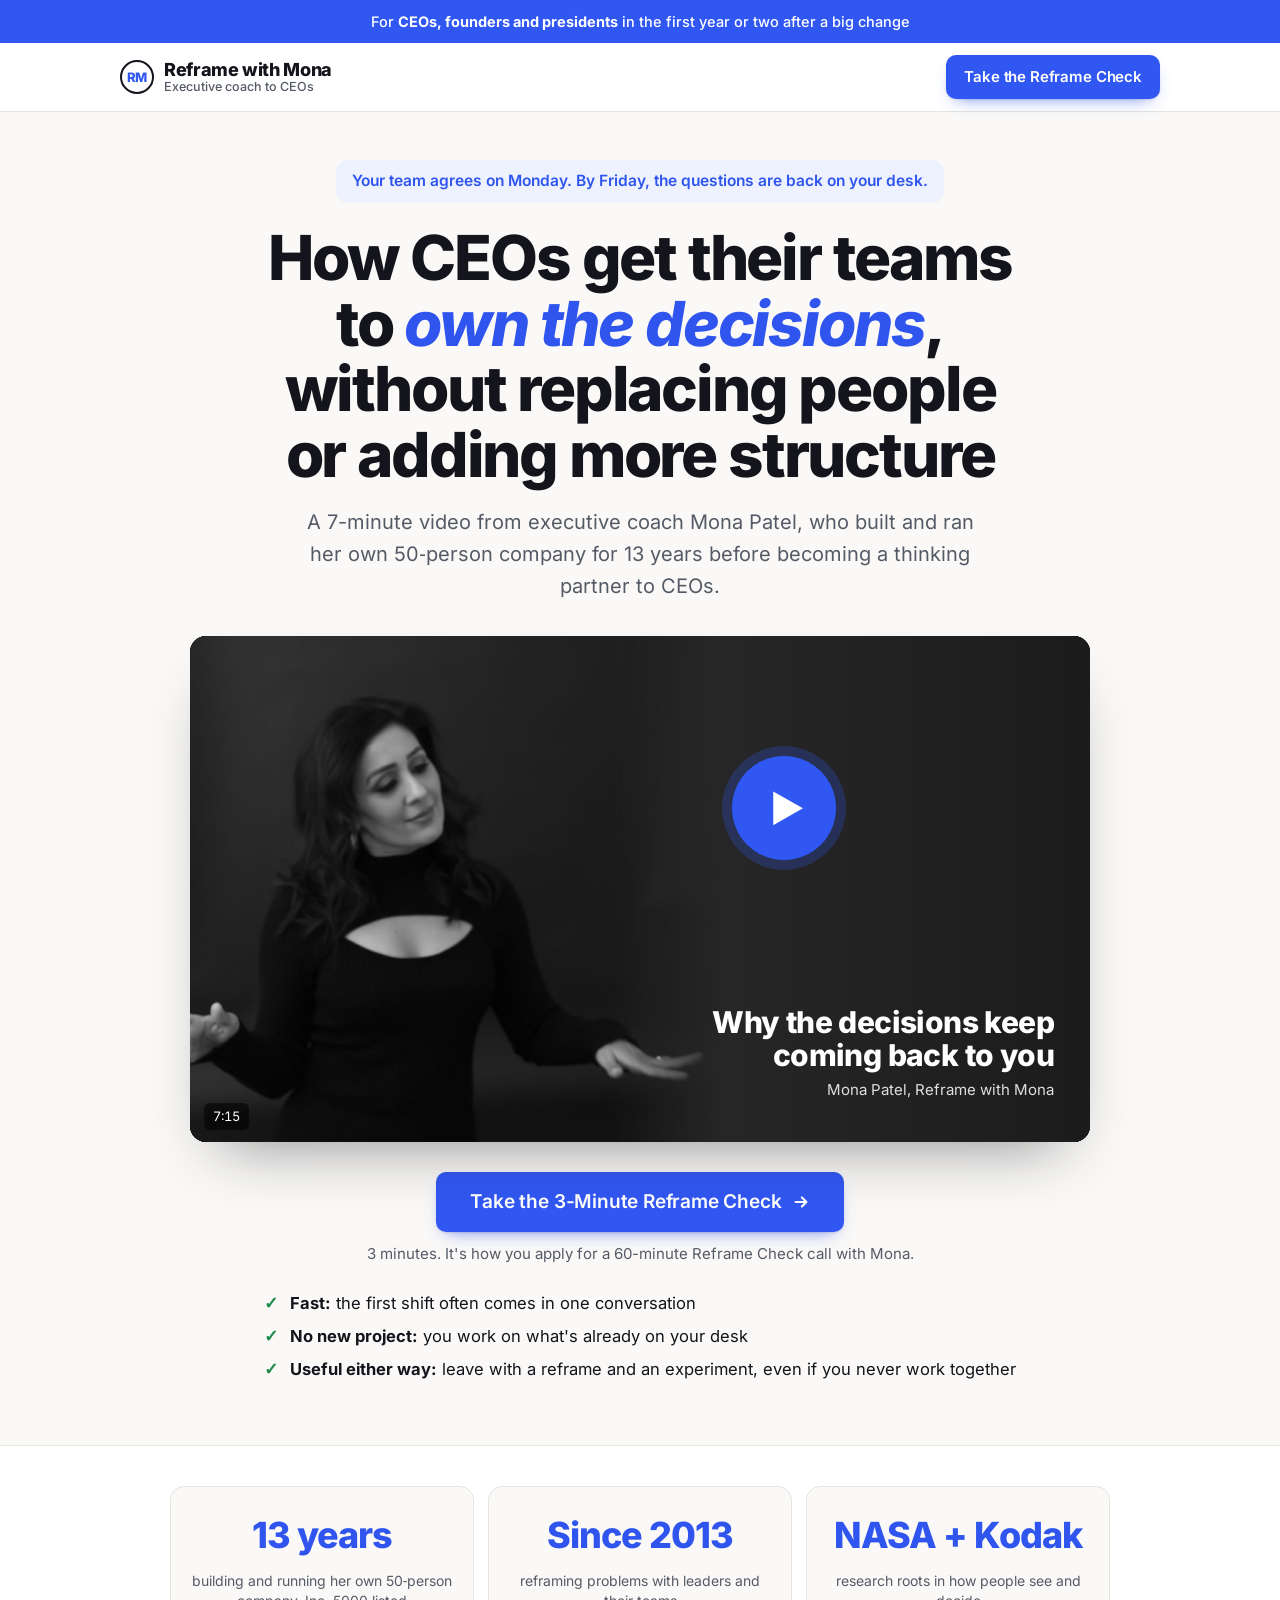
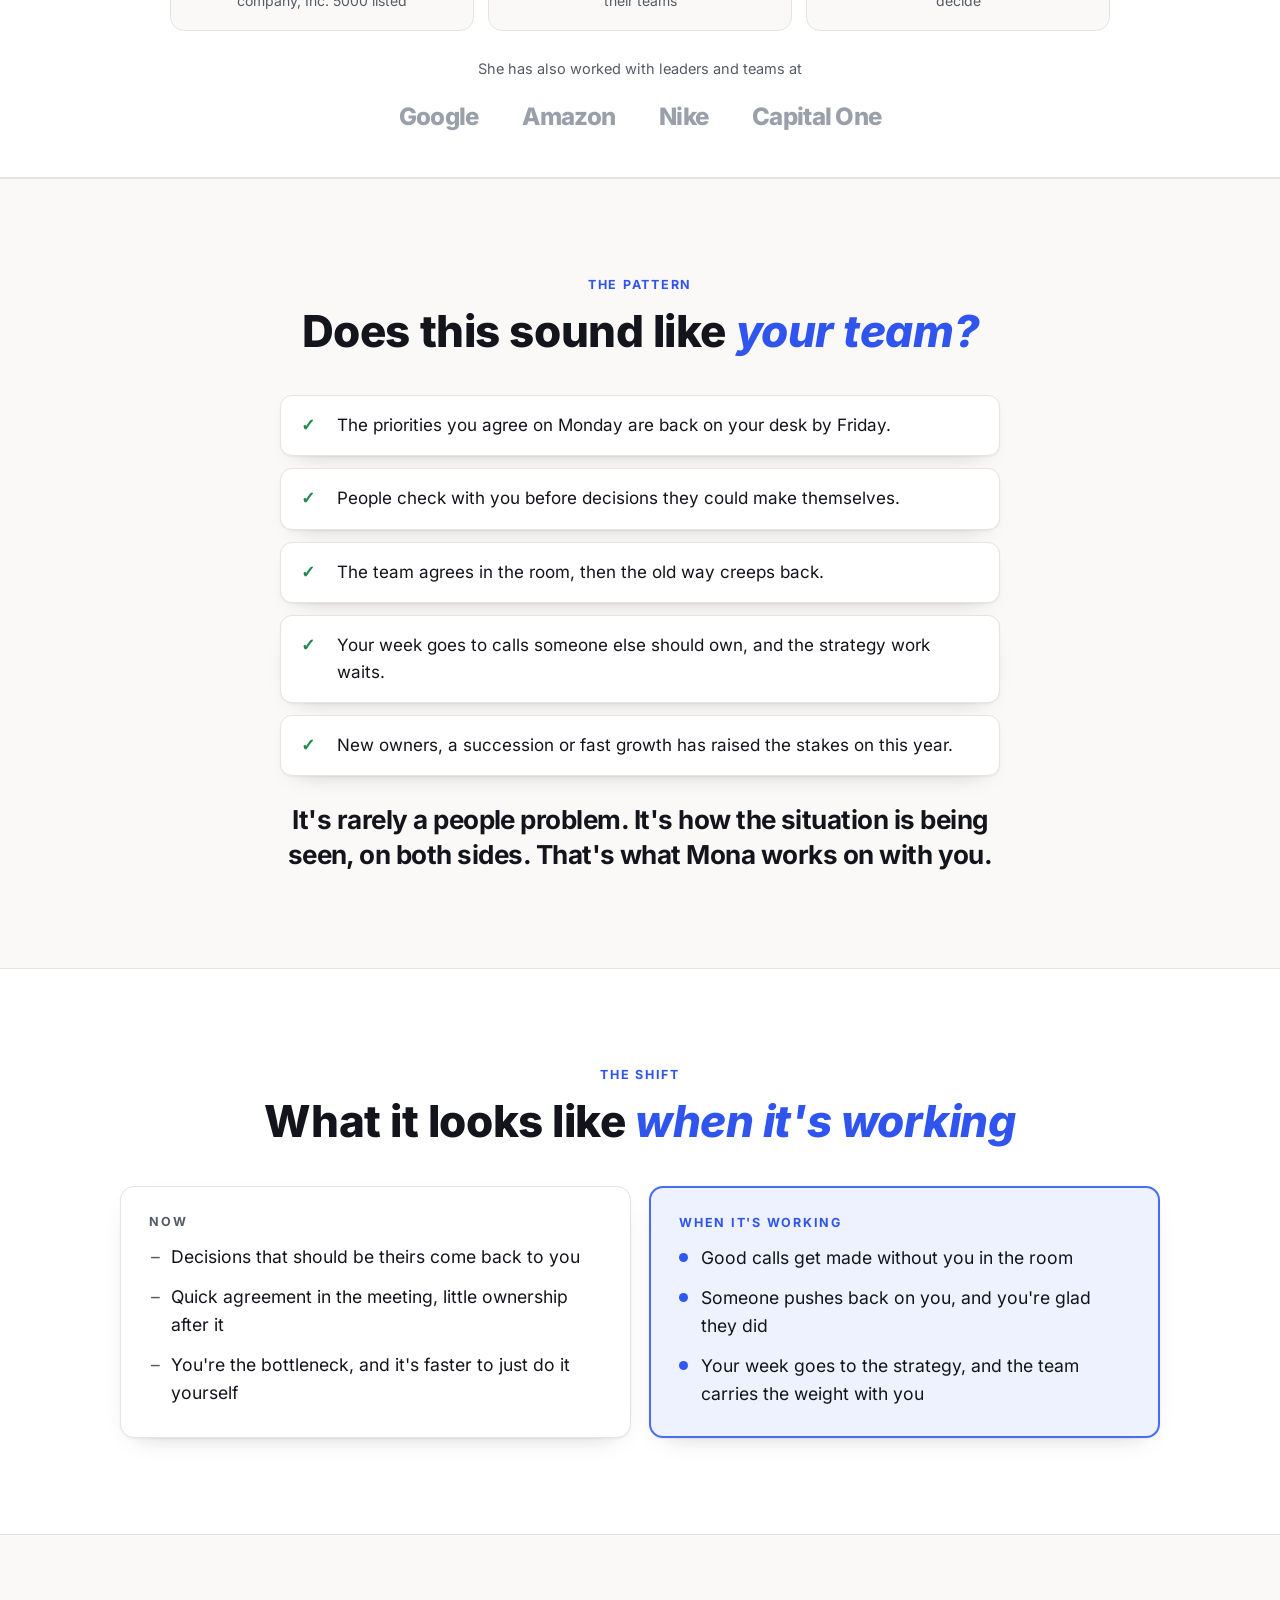
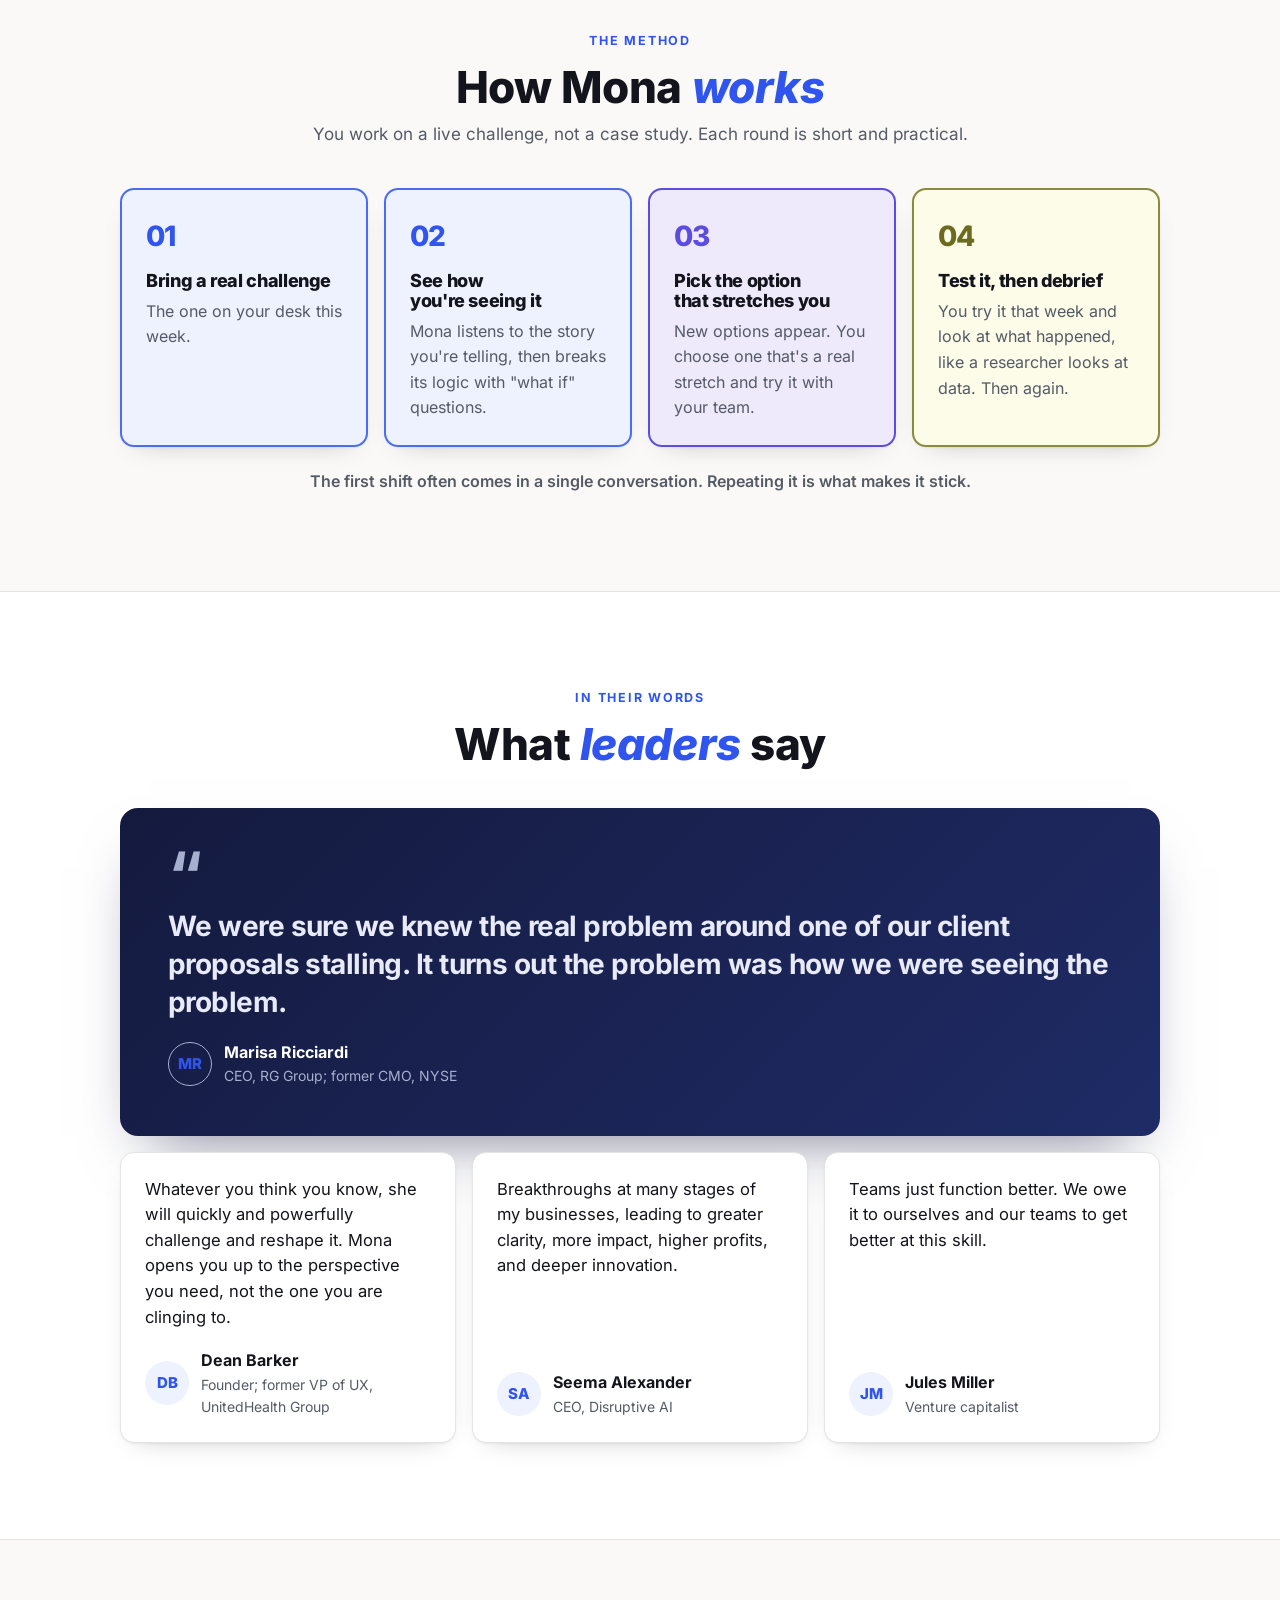
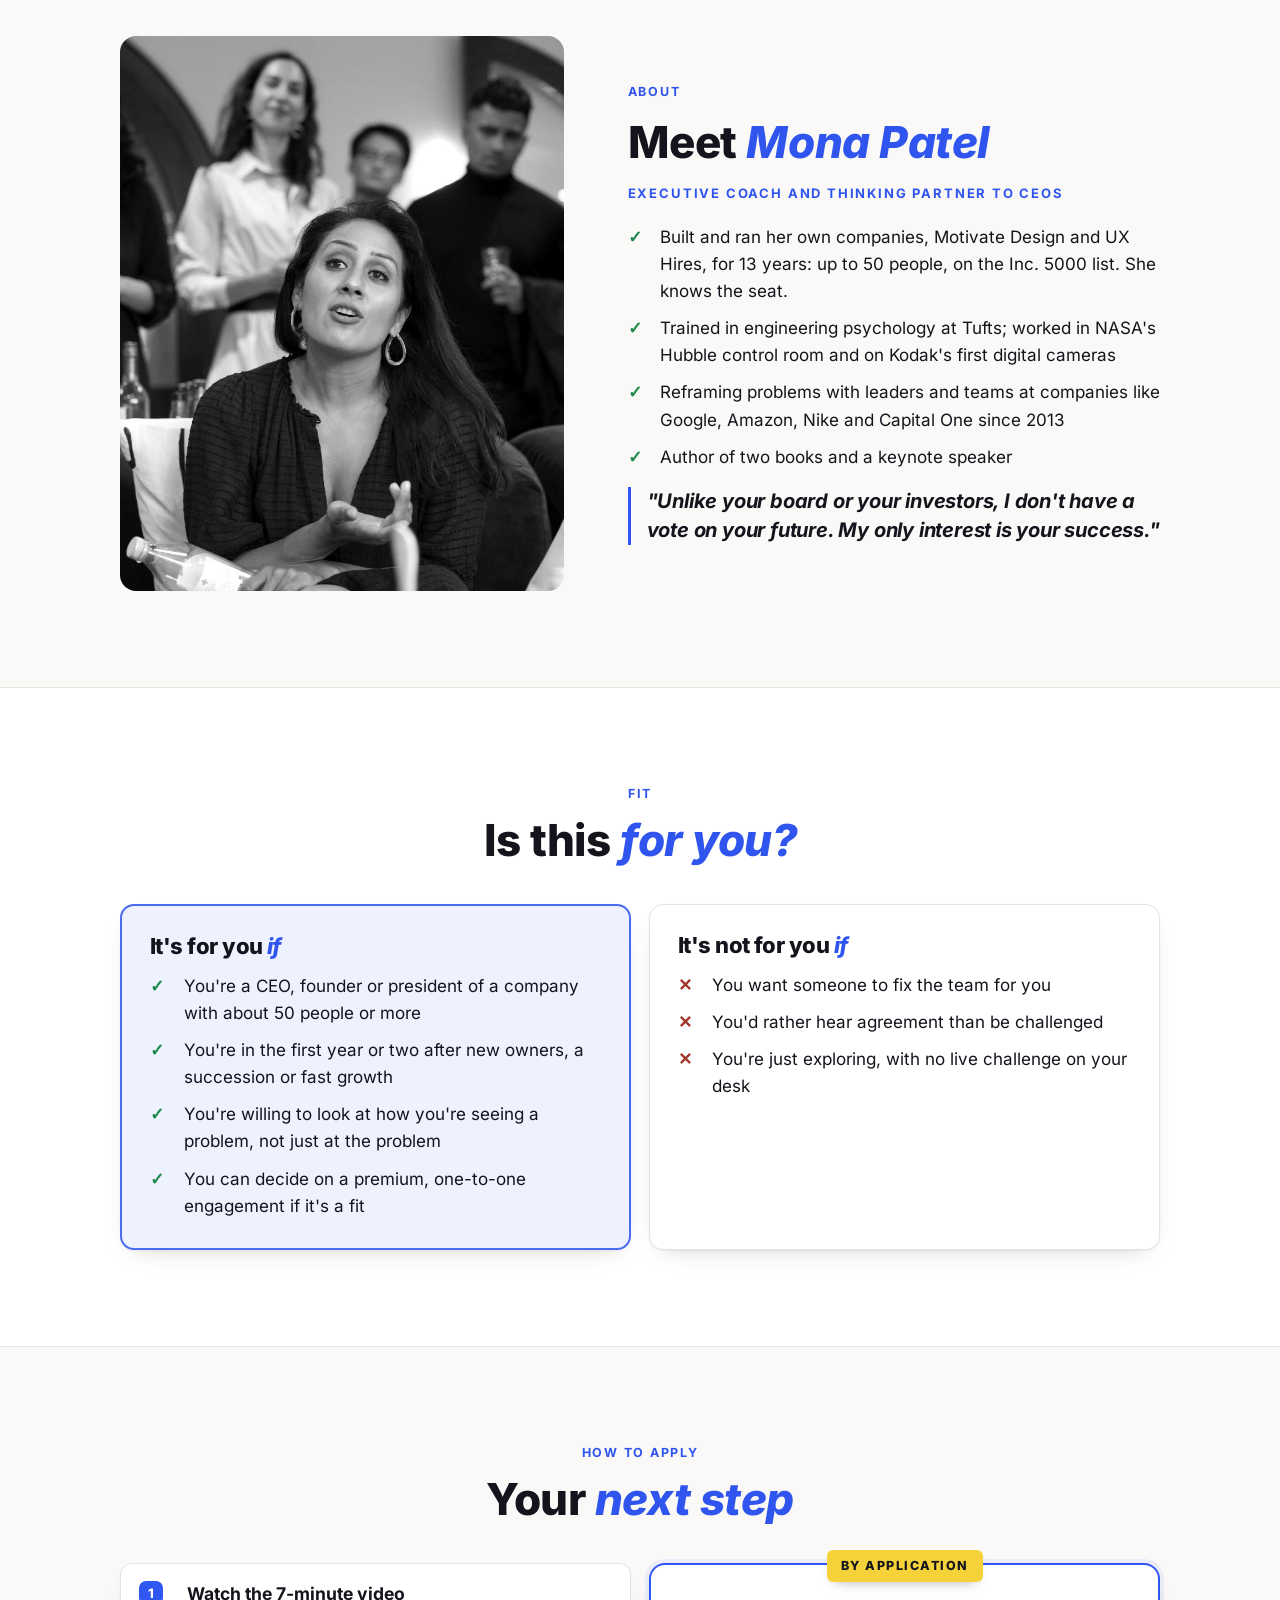
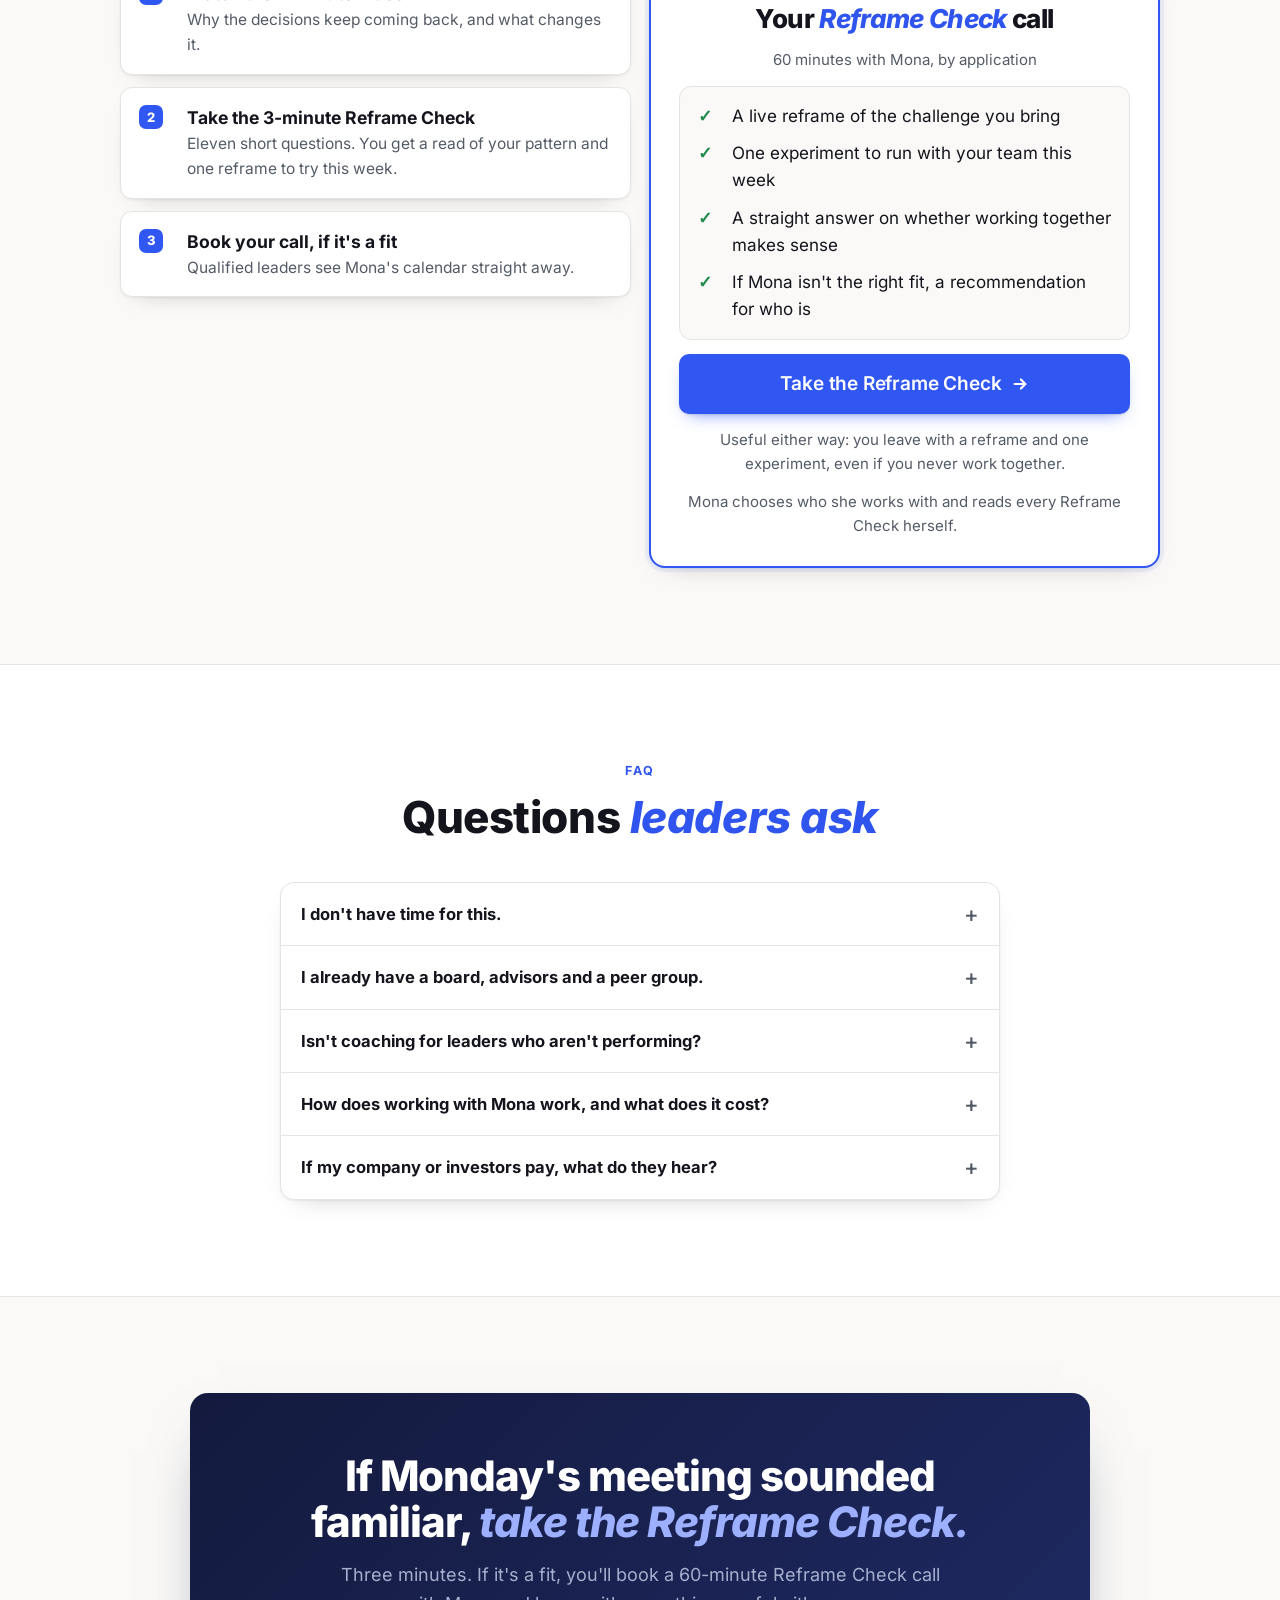
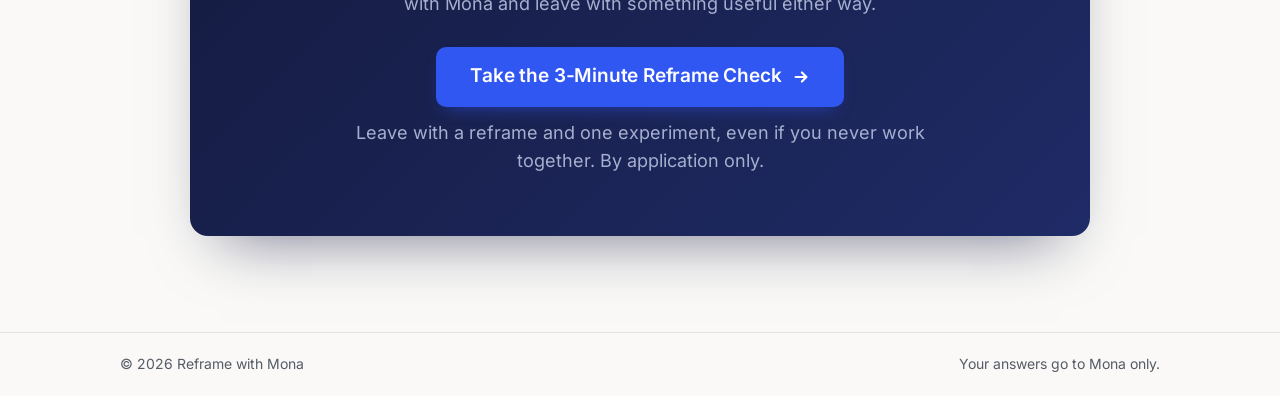
<file: ceo/index.html>
<!doctype html>
<html lang="en">
<head>
<meta charset="utf-8">
<meta name="viewport" content="width=device-width, initial-scale=1, viewport-fit=cover">
<meta name="robots" content="noindex, nofollow">
<title>Reframe with Mona: for CEOs in a new chapter</title>
<meta name="description" content="A 7-minute video for CEOs, founders and presidents in the first year or two after a big change: how to get your team to own the decisions, without replacing people or adding more structure.">
<meta property="og:type" content="website">
<meta property="og:url" content="https://reframe.spexalink.com/ceo/">
<meta property="og:title" content="How CEOs get their teams to own the decisions">
<meta property="og:description" content="A 7-minute video from executive coach Mona Patel, for CEOs in the first year or two after a big change.">
<meta property="og:image" content="https://reframe.spexalink.com/assets/og.png">
<meta property="og:image:width" content="1200">
<meta property="og:image:height" content="627">
<meta name="twitter:card" content="summary_large_image">
<meta name="theme-color" content="#0C1B2A">
<link rel="icon" href="/assets/favicon.svg" type="image/svg+xml">
<link rel="preload" href="/assets/fonts/inter-latin-800-normal.woff2" as="font" type="font/woff2" crossorigin>
<link rel="preload" href="/assets/fonts/inter-latin-400-normal.woff2" as="font" type="font/woff2" crossorigin>
<link rel="preload" href="/assets/img/hero.jpg" as="image">
<link rel="stylesheet" href="/assets/vsl.css">
</head>
<body>
<div id="page">
  <div class="callout">For <b>CEOs, founders and presidents</b> in the first year or two after a big change</div>
  <div class="topbar"><div class="wrap"><div class="brand"><span class="mark" aria-hidden="true">RM</span><span>Reframe with Mona<small>Executive coach to CEOs</small></span></div><button class="cta cta-sm" type="button" data-open-check>Take the Reframe Check</button></div></div>

  <header class="hero wrap">
    <p class="pre">Your team agrees on Monday. By Friday, the questions are back on your desk.</p>
    <h1>How CEOs get their teams to <em>own the decisions</em>, without replacing people or adding more structure</h1>
    <p class="sub">A 7-minute video from executive coach Mona Patel, who built and ran her own 50&#8209;person company for 13 years before becoming a thinking partner to CEOs.</p>

    <div class="video" id="player">
      <button type="button" id="poster" aria-label="Play the 7-minute video" style="background-image:url('/assets/img/hero.jpg')">
        <span class="shade"></span>
        <span class="play" aria-hidden="true"><svg viewBox="0 0 22 24"><path d="M2 1.5 L20.5 12 L2 22.5 Z"/></svg></span>
        <span class="tag"><b>Why the decisions keep coming back to you</b><span>Mona Patel, Reframe with Mona</span></span>
        <span class="len">7:15</span>
      </button>
    </div>
    <p class="video-note" id="posterNote" hidden>The video is being filmed and goes up here soon. You can take the Reframe Check now.</p>

    <div class="hero-cta">
      <button class="cta" type="button" data-open-check>Take the 3-Minute Reframe Check<svg viewBox="0 0 20 20" aria-hidden="true"><path d="M4 10h11M11 5l5 5-5 5" fill="none" stroke="currentColor" stroke-width="2.4" stroke-linecap="round" stroke-linejoin="round"/></svg></button>
      <p class="cta-note">3 minutes. It's how you apply for a 60-minute Reframe Check call with Mona.</p>
      <ul class="assure">
        <li><span><b>Fast:</b> the first shift often comes in one conversation</span></li>
        <li><span><b>No new project:</b> you work on what's already on your desk</span></li>
        <li><span><b>Useful either way:</b> leave with a reframe and an experiment, even if you never work together</span></li>
      </ul>
    </div>
  </header>

  <section class="proof" aria-label="Who Mona has worked with">
    <div class="wrap">
      <div class="stats">
        <div class="stat"><b>13 years</b><span>building and running her own 50&#8209;person company, Inc. 5000 listed</span></div>
        <div class="stat"><b>Since 2013</b><span>reframing problems with leaders and their teams</span></div>
        <div class="stat"><b>NASA + Kodak</b><span>research roots in how people see and decide</span></div>
      </div>
      <p class="lead">She has also worked with leaders and teams at</p>
      <div class="logos"><span>Google</span><span>Amazon</span><span>Nike</span><span>Capital One</span></div>
    </div>
  </section>

  <section class="sec">
    <div class="wrap narrow">
      <div class="sec-head"><span class="eyebrow">The pattern</span><h2>Does this sound like <em>your team?</em></h2></div>
      <ul class="checks">
        <li>The priorities you agree on Monday are back on your desk by Friday.</li>
        <li>People check with you before decisions they could make themselves.</li>
        <li>The team agrees in the room, then the old way creeps back.</li>
        <li>Your week goes to calls someone else should own, and the strategy work waits.</li>
        <li>New owners, a succession or fast growth has raised the stakes on this year.</li>
      </ul>
      <p class="turn">It's rarely a people problem. It's how the situation is being seen, on both sides. That's what Mona works on with you.</p>
    </div>
  </section>

  <section class="sec alt">
    <div class="wrap">
      <div class="sec-head center"><span class="eyebrow">The shift</span><h2>What it looks like <em>when it's working</em></h2></div>
      <div class="ba">
        <div class="before">
          <h3>Now</h3>
          <ul>
            <li>Decisions that should be theirs come back to you</li>
            <li>Quick agreement in the meeting, little ownership after it</li>
            <li>You're the bottleneck, and it's faster to just do it yourself</li>
          </ul>
        </div>
        <div class="after">
          <h3>When it's working</h3>
          <ul>
            <li>Good calls get made without you in the room</li>
            <li>Someone pushes back on you, and you're glad they did</li>
            <li>Your week goes to the strategy, and the team carries the weight with you</li>
          </ul>
        </div>
      </div>
    </div>
  </section>

  <section class="sec">
    <div class="wrap">
      <div class="sec-head"><span class="eyebrow">The method</span><h2>How Mona <em>works</em></h2><p class="intro">You work on a live challenge, not a case study. Each round is short and practical.</p></div>
      <ol class="method method-wrap">
        <li><h3>Bring a real challenge</h3><p>The one on your desk this week.</p></li>
        <li><h3>See how you're seeing it</h3><p>Mona listens to the story you're telling, then breaks its logic with "what if" questions.</p></li>
        <li><h3>Pick the option that stretches you</h3><p>New options appear. You choose one that's a real stretch and try it with your team.</p></li>
        <li><h3>Test it, then debrief</h3><p>You try it that week and look at what happened, like a researcher looks at data. Then again.</p></li>
      </ol>
      <p class="method-foot">The first shift often comes in a single conversation. Repeating it is what makes it stick.</p>
    </div>
  </section>

  <section class="sec alt">
    <div class="wrap">
      <div class="sec-head center"><span class="eyebrow">In their words</span><h2>What <em>leaders</em> say</h2></div>
      <figure class="feature-quote" style="margin:0">
        <blockquote>We were sure we knew the real problem around one of our client proposals stalling. It turns out the problem was how we were seeing the problem.</blockquote>
        <figcaption class="who"><span class="av">MR</span><span><b>Marisa Ricciardi</b><span>CEO, RG Group; former CMO, NYSE</span></span></figcaption>
      </figure>
      <div class="quotes">
        <figure class="quote">
          <blockquote>Whatever you think you know, she will quickly and powerfully challenge and reshape it. Mona opens you up to the perspective you need, not the one you are clinging to.</blockquote>
          <figcaption class="who"><span class="av">DB</span><span><b>Dean Barker</b><span>Founder; former VP of UX, UnitedHealth Group</span></span></figcaption>
        </figure>
        <figure class="quote">
          <blockquote>Breakthroughs at many stages of my businesses, leading to greater clarity, more impact, higher profits, and deeper innovation.</blockquote>
          <figcaption class="who"><span class="av">SA</span><span><b>Seema Alexander</b><span>CEO, Disruptive AI</span></span></figcaption>
        </figure>
        <figure class="quote">
          <blockquote>Teams just function better. We owe it to ourselves and our teams to get better at this skill.</blockquote>
          <figcaption class="who"><span class="av">JM</span><span><b>Jules Miller</b><span>Venture capitalist</span></span></figcaption>
        </figure>
      </div>
    </div>
  </section>

  <section class="sec">
    <div class="wrap about">
      <img src="/assets/img/mona-speaking.jpg" alt="Mona Patel speaking with a room of leaders" width="820" height="1000" loading="lazy">
      <div class="text">
        <span class="eyebrow" style="margin-bottom:0">About</span><h2>Meet <em>Mona Patel</em></h2>
        <p class="role">Executive coach and thinking partner to CEOs</p>
        <ul class="creds">
          <li>Built and ran her own companies, Motivate Design and UX Hires, for 13 years: up to 50 people, on the Inc. 5000 list. She knows the seat.</li>
          <li>Trained in engineering psychology at Tufts; worked in NASA's Hubble control room and on Kodak's first digital cameras</li>
          <li>Reframing problems with leaders and teams at companies like Google, Amazon, Nike and Capital One since 2013</li>
          <li>Author of two books and a keynote speaker</li>
        </ul>
        <p class="pull">"Unlike your board or your investors, I don't have a vote on your future. My only interest is your success."</p>
      </div>
    </div>
  </section>

  <section class="sec alt">
    <div class="wrap">
      <div class="sec-head center"><span class="eyebrow">Fit</span><h2>Is this <em>for you?</em></h2></div>
      <div class="fit">
        <div class="yes">
          <h3>It's for you <em>if</em></h3>
          <ul>
            <li>You're a CEO, founder or president of a company with about 50 people or more</li>
            <li>You're in the first year or two after new owners, a succession or fast growth</li>
            <li>You're willing to look at how you're seeing a problem, not just at the problem</li>
            <li>You can decide on a premium, one-to-one engagement if it's a fit</li>
          </ul>
        </div>
        <div class="no">
          <h3>It's not for you <em>if</em></h3>
          <ul>
            <li>You want someone to fix the team for you</li>
            <li>You'd rather hear agreement than be challenged</li>
            <li>You're just exploring, with no live challenge on your desk</li>
          </ul>
        </div>
      </div>
    </div>
  </section>

  <section class="sec">
    <div class="wrap">
      <div class="sec-head"><span class="eyebrow">How to apply</span><h2>Your <em>next step</em></h2></div>
      <div class="call">
        <ol class="steps">
          <li><span><b>Watch the 7-minute video</b><span>Why the decisions keep coming back, and what changes it.</span></span></li>
          <li><span><b>Take the 3-minute Reframe Check</b><span>Eleven short questions. You get a read of your pattern and one reframe to try this week.</span></span></li>
          <li><span><b>Book your call, if it's a fit</b><span>Qualified leaders see Mona's calendar straight away.</span></span></li>
        </ol>
        <div class="call-card">
          <h3>Your <em>Reframe Check</em> call</h3>
          <p class="meta">60 minutes with Mona, by application</p>
          <ul>
            <li>A live reframe of the challenge you bring</li>
            <li>One experiment to run with your team this week</li>
            <li>A straight answer on whether working together makes sense</li>
            <li>If Mona isn't the right fit, a recommendation for who is</li>
          </ul>
          <button class="cta" type="button" data-open-check style="justify-self:start">Take the Reframe Check<svg viewBox="0 0 20 20" aria-hidden="true"><path d="M4 10h11M11 5l5 5-5 5" fill="none" stroke="currentColor" stroke-width="2.4" stroke-linecap="round" stroke-linejoin="round"/></svg></button>
          <p class="cta-note">Useful either way: you leave with a reframe and one experiment, even if you never work together.</p>
          <p class="cta-note">Mona chooses who she works with and reads every Reframe Check herself.</p>
        </div>
      </div>
    </div>
  </section>

  <section class="sec alt">
    <div class="wrap narrow">
      <div class="sec-head"><span class="eyebrow">FAQ</span><h2>Questions <em>leaders ask</em></h2></div>
      <div class="faq">
        <details><summary>I don't have time for this.</summary><p>Your calendar is part of what you'd be fixing. This doesn't add a project. You work on what's already on your desk: the decision you keep putting off, the conversation you're rehearsing, the board meeting next week. Between conversations, a short voice note is often enough to reframe something before it costs you a day.</p></details>
        <details><summary>I already have a board, advisors and a peer group.</summary><p>Keep them. Each of them has a stake in you: your board evaluates you, your team depends on you, your investors have their own timeline. A peer group gives you breadth. It can't give you depth on your team, inside your company.</p></details>
        <details><summary>Isn't coaching for leaders who aren't performing?</summary><p>The leaders Mona works with are performing. They keep someone in their corner for the reason elite athletes do: the stakes are high and they want an edge.</p></details>
        <details><summary>How does working with Mona work, and what does it cost?</summary><p>It's a premium, one-to-one engagement, priced like a senior advisor. You work on live decisions in regular conversations, with short voice notes in between when something comes up. If the Reframe Check call shows it's a fit, Mona walks you through how it would work for you and the investment.</p></details>
        <details><summary>If my company or investors pay, what do they hear?</summary><p>The goals you agree together, never the content. What you say stays between you and Mona.</p></details>
      </div>
    </div>
  </section>

  <section class="final">
    <div class="wrap">
      <h2>If Monday's meeting sounded familiar, <em>take the Reframe Check.</em></h2>
      <p>Three minutes. If it's a fit, you'll book a 60-minute Reframe Check call with Mona and leave with something useful either way.</p>
      <button class="cta" type="button" data-open-check>Take the 3-Minute Reframe Check<svg viewBox="0 0 20 20" aria-hidden="true"><path d="M4 10h11M11 5l5 5-5 5" fill="none" stroke="currentColor" stroke-width="2.4" stroke-linecap="round" stroke-linejoin="round"/></svg></button>
      <p class="cta-note">Leave with a reframe and one experiment, even if you never work together. By application only.</p>
    </div>
  </section>
  <footer><div class="wrap"><span>© 2026 Reframe with Mona</span><span>Your answers go to Mona only.</span></div></footer>
</div>

<div class="sticky" id="sticky"><button class="cta" type="button" data-open-check>Take the 3-Minute Reframe Check<svg viewBox="0 0 20 20" aria-hidden="true"><path d="M4 10h11M11 5l5 5-5 5" fill="none" stroke="currentColor" stroke-width="2.4" stroke-linecap="round" stroke-linejoin="round"/></svg></button><p class="sticky-note">Useful either way. By application only.</p></div>

<div class="check" id="check" role="dialog" aria-modal="true" aria-label="The Reframe Check" hidden>
  <div class="check-bar"><div class="wrap"><span class="title">The Reframe Check</span><button class="close" type="button" id="closeCheck">Close</button></div></div>
  <div class="check-body" id="checkBody" tabindex="-1"></div>
</div>

<!-- Netlify reads this hidden form at deploy time. The Reframe Check submits to it. -->
<form name="reframe-check" method="POST" data-netlify="true" netlify-honeypot="bot-field" hidden>
  <input type="hidden" name="form-name" value="reframe-check">
  <input name="bot-field">
  <input name="outcome">
  <input name="priority">
  <input name="review_reasons">
  <input name="name">
  <input name="email">
  <input name="company">
  <input name="linkedin">
  <textarea name="challenge"></textarea>
  <input name="role">
  <input name="size">
  <input name="change">
  <input name="tenure">
  <input name="monday">
  <input name="belief">
  <input name="tried">
  <input name="want">
  <input name="decide">
  <input name="start">
  <input name="pattern">
  <input name="source">
  <input name="utm_source">
  <input name="utm_medium">
  <input name="utm_campaign">
  <input name="utm_content">
  <input name="referrer">
  <input name="page">
  <input name="submitted_at">
</form>

<script src="/assets/check.js" defer></script>
<script>
(function () {
  var s = document.getElementById("sticky"), h = document.querySelector(".hero-cta"), f = document.querySelector(".final");
  if (!s || !h) return;
  function update() {
    var past = h.getBoundingClientRect().bottom < 0;
    var atEnd = f && f.getBoundingClientRect().top < window.innerHeight;
    var on = past && !atEnd;
    s.classList.toggle("show", on);
    document.body.classList.toggle("has-sticky", on);
  }
  window.addEventListener("scroll", update, { passive: true });
  window.addEventListener("resize", update);
  update();
})();
</script>
</body>
</html>
</file>
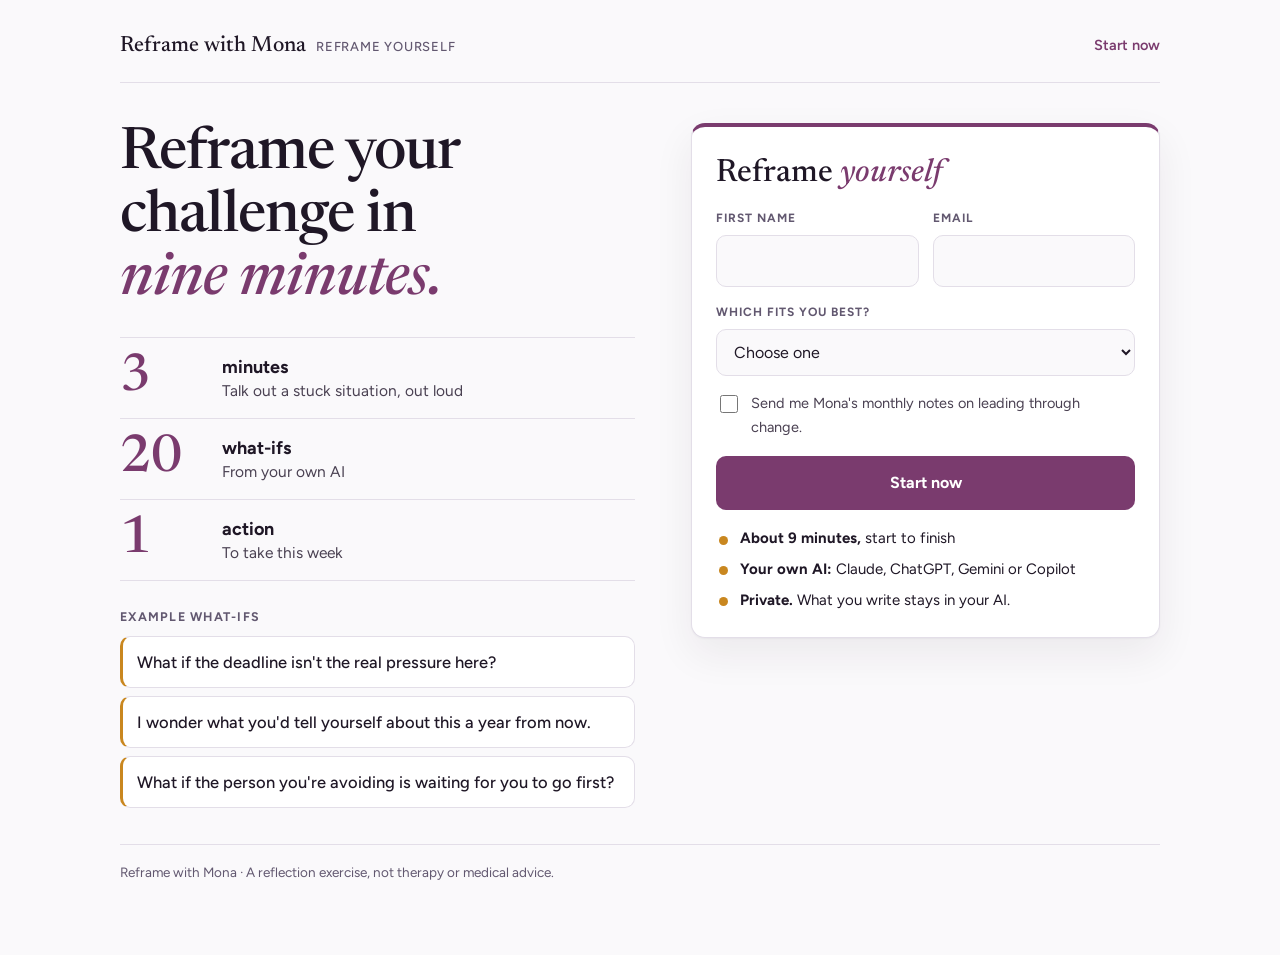
<file: reframe-yourself/index.html>
<!doctype html>
<html lang="en">
<head>
<meta charset="utf-8">
<meta name="viewport" content="width=device-width, initial-scale=1, viewport-fit=cover">
<title>Reframe Yourself · Reframe with Mona</title>
<meta name="description" content="Reframe your challenge in nine minutes, with your own AI. Based on Mona Patel's 9-Minute Reframe.">
<meta property="og:title" content="Reframe Yourself">
<meta property="og:description" content="Reframe your challenge in nine minutes, with your own AI.">
<link rel="icon" href="/assets/favicon.svg" type="image/svg+xml">
<link rel="preconnect" href="https://fonts.googleapis.com">
<link rel="preconnect" href="https://fonts.gstatic.com" crossorigin>
<link rel="stylesheet" href="https://fonts.googleapis.com/css2?family=Newsreader:ital,opsz,wght@0,6..72,400;0,6..72,500;1,6..72,500&family=Figtree:wght@400;500;600;700;800&family=IBM+Plex+Mono:wght@400;500&display=swap">
<style>
/* Layout: a calm two-page flow. Page 1 = 3·20·1 + form; page 2 = one prompt, three steps, an ending matched to the person's role.
   Placeholder palette until Mona's brand standards are applied. Serif for headings and big numbers only; everything people read is plain sans. */
:root{
  --bg:#FAF9FB; --surface:#FFFFFF; --ink:#1F1726; --muted:#4A4152; --faint:#625870; --line:#E3DEE8;
  --accent:#7A3B6E; --accent-soft:#F3E9F1; --accent-ink:#5E2B55;
  --mark:#C9871F; --mark-soft:#FBF1DF;
  --care:#FBEDEB; --care-ink:#7A2E2A;
  --code:#F4F1F7; --proto:#F3E9F1; --proto-ink:#1F1726;
  --display:"Newsreader", Georgia, "Times New Roman", serif;
  --body:"Figtree", -apple-system, "Segoe UI", Roboto, Helvetica, Arial, sans-serif;
  --mono:"IBM Plex Mono", ui-monospace, Menlo, Consolas, monospace;
}
/* Light only, by choice: readability first. */

*{box-sizing:border-box}
[hidden]{display:none!important}
q,blockquote{font-style:normal}
b,strong{font-weight:700;color:var(--ink)}
body{background:var(--bg);color:var(--ink);font-family:var(--body);font-size:17px;line-height:1.65;-webkit-font-smoothing:antialiased;
  padding-left:max(16px, env(safe-area-inset-left, 0px));padding-right:max(16px, env(safe-area-inset-right, 0px));padding-block:0 64px}
.wrap{max-width:1040px;margin:0 auto}
.col{max-width:760px;margin:0 auto}
p{margin:0;max-width:62ch}
a{color:var(--accent)}
button:focus-visible,a:focus-visible,input:focus-visible,select:focus-visible{outline:2px solid var(--accent);outline-offset:2px}

/* Review bar (prototype only) */
.proto{max-width:1040px;margin:14px auto 0;background:var(--proto);color:var(--proto-ink);border:1px solid var(--line);border-radius:12px;padding:12px 16px;font-size:13.5px;display:flex;flex-wrap:wrap;gap:10px 18px;align-items:center}
.proto strong{font-weight:700}
.proto .grp{display:flex;gap:6px;flex-wrap:wrap;align-items:center}
.proto .pg{font:inherit;font-weight:600;padding:5px 11px;border-radius:999px;border:1px solid currentColor;background:transparent;color:inherit;cursor:pointer}
.proto .pg[aria-pressed="true"]{background:var(--accent);border-color:var(--accent);color:#fff}
.proto select{font:inherit;padding:4px 6px;border-radius:8px;border:1px solid currentColor;background:#fff;color:inherit}

/* Header */
header.brand{display:flex;justify-content:space-between;align-items:center;gap:12px;padding:20px 0 18px;border-bottom:1px solid var(--line)}
.logo{display:flex;align-items:baseline;gap:10px;color:var(--ink);text-decoration:none;min-width:0}
.logo b{font-family:var(--display);font-weight:500;font-size:22px}
.logo small{font-size:13px;color:var(--faint);font-weight:500;letter-spacing:.06em;text-transform:uppercase}
.hlink{font-weight:600;font-size:14.5px;color:var(--accent);text-decoration:none;white-space:nowrap}

/* Page 1 */
.hero{display:grid;grid-template-columns:minmax(0,1.1fr) minmax(0,1fr);gap:56px;align-items:start;padding-top:40px}
.hero > div{min-width:0;display:flex;flex-direction:column;gap:26px}
h1{font-family:var(--display);font-weight:500;font-size:clamp(38px,5.4vw,58px);line-height:1.08;letter-spacing:-.015em;margin:0;text-wrap:balance}
h1 em{font-style:italic;color:var(--accent)}
.lede{font-size:18.5px;color:var(--muted)}
h2{font-family:var(--display);font-weight:500;font-size:clamp(26px,3.2vw,32px);line-height:1.18;margin:0;text-wrap:balance}
h2 em{font-style:italic;color:var(--accent)}

/* 3 · 20 · 1 */
.counts{list-style:none;margin:0;padding:0;border-top:1px solid var(--line)}
.counts li{display:grid;grid-template-columns:84px minmax(0,1fr);gap:18px;align-items:center;padding:14px 0;border-bottom:1px solid var(--line)}
.counts .n{font-family:var(--display);font-weight:500;font-size:52px;line-height:1;color:var(--accent);font-variant-numeric:lining-nums}
.counts .t{font-size:18px;line-height:1.4;min-width:0}
.counts .t span{display:block;color:var(--muted);font-size:15.5px}

/* Example what-ifs */
.sample{display:flex;flex-direction:column;gap:8px}
.sample .lab{font-size:12.5px;font-weight:700;letter-spacing:.1em;text-transform:uppercase;color:var(--faint)}
.wi{background:var(--surface);border:1px solid var(--line);border-left:3px solid var(--mark);border-radius:10px;padding:11px 14px}
.wi q{font-size:16.5px;font-weight:500;line-height:1.4;quotes:none}

/* Form */
.gate{background:var(--surface);border:1px solid var(--line);border-top:4px solid var(--accent);border-radius:14px;padding:28px 24px 24px;display:flex;flex-direction:column;gap:16px;box-shadow:0 1px 2px rgba(36,25,44,.04),0 16px 40px rgba(36,25,44,.07)}
.field{display:flex;flex-direction:column;gap:6px;min-width:0}
.field label{font-size:12px;font-weight:700;letter-spacing:.08em;text-transform:uppercase;color:var(--faint)}
.field input,.field select{font:inherit;font-size:16px;padding:12px 13px;border:1.5px solid var(--line);border-radius:10px;background:var(--bg);color:var(--ink);min-width:0;width:100%}
.field input:focus,.field select:focus{border-color:var(--accent);outline:none;box-shadow:0 0 0 3px var(--accent-soft)}
.row2{display:grid;grid-template-columns:repeat(2,minmax(0,1fr));gap:14px}
.check{display:flex;gap:10px;align-items:flex-start;font-size:14.5px;color:var(--muted)}
.check input{margin-top:3px;width:18px;height:18px;accent-color:var(--accent);flex:none}
.btn{font:inherit;font-weight:700;font-size:16px;background:var(--accent);color:var(--surface);border:0;border-radius:10px;padding:14px 22px;cursor:pointer;text-decoration:none;display:inline-block;text-align:center}
.btn:hover{filter:brightness(1.08)}
.btn.ghost{background:transparent;color:var(--accent);border:1.5px solid var(--accent)}
.err{color:var(--care-ink);font-size:14px}
.trust{list-style:none;margin:0;padding:0;display:flex;flex-direction:column;gap:6px;font-size:15px}
.trust li{padding-left:24px;position:relative}
.trust li::before{content:"";position:absolute;left:3px;top:.62em;width:9px;height:9px;border-radius:50%;background:var(--mark)}

/* Page 2 */
.p2head{padding-top:36px;display:flex;flex-direction:column;gap:12px}
.flow{list-style:none;margin:28px 0 0;padding:0;display:flex;flex-direction:column;gap:14px}
.flow > li{display:grid;grid-template-columns:48px minmax(0,1fr);gap:16px;background:var(--surface);border:1px solid var(--line);border-radius:14px;padding:22px}
.flow > li > div{min-width:0;display:flex;flex-direction:column;gap:12px}
.num{font-family:var(--display);font-size:40px;line-height:.95;color:var(--accent);font-weight:500}
.flow h3{font-family:var(--body);font-weight:700;font-size:19px;line-height:1.3;margin:4px 0 0}
details.peek summary{cursor:pointer;color:var(--accent);font-weight:600;font-size:14.5px}
.prompt{background:var(--code);border:1px solid var(--line);border-radius:10px;margin-top:10px;overflow:hidden}
.prompt pre{margin:0;padding:14px 16px;font-family:var(--body);font-size:15px;line-height:1.6;white-space:pre-wrap;overflow-wrap:anywhere;color:var(--ink);max-height:380px;overflow:auto}
.ais{display:flex;flex-wrap:wrap;gap:8px}
.ais a{font-size:15px;font-weight:700;text-decoration:none;color:var(--accent);border:1.5px solid var(--accent);background:var(--surface);border-radius:999px;padding:8px 16px}
.ais a::after{content:" \2197";font-weight:500}
.ais a:hover{background:var(--accent);color:var(--surface)}

/* The six stages, in one row */
.stages{margin-top:14px;background:var(--surface);border:1px solid var(--line);border-radius:14px;padding:20px 22px;display:flex;flex-direction:column;gap:14px}
.stages .lab{font-size:12.5px;font-weight:700;letter-spacing:.1em;text-transform:uppercase;color:var(--faint)}
.track{list-style:none;margin:0;padding:0;display:grid;grid-template-columns:repeat(6,minmax(0,1fr));gap:0}
.track li{position:relative;display:flex;flex-direction:column;gap:6px;padding:0 10px 0 0;min-width:0;font-size:14.5px;line-height:1.35}
.track li::before{content:"";position:absolute;top:15px;left:32px;right:0;height:1.5px;background:var(--line)}
.track li:last-child::before{display:none}
.track b{position:relative;width:30px;height:30px;border-radius:50%;background:var(--accent);color:var(--surface);display:grid;place-items:center;font-size:14px;font-weight:800}
.tip{background:var(--mark-soft);border-radius:10px;padding:12px 14px;font-size:15px}

.next{margin-top:28px;background:var(--accent-soft);border-radius:16px;padding:28px 26px;display:flex;flex-direction:column;gap:14px}
.next .who{font-size:12.5px;font-weight:700;letter-spacing:.12em;text-transform:uppercase;color:var(--accent-ink)}
.next blockquote{margin:0;padding:14px 16px;background:var(--surface);border-left:3px solid var(--accent);border-radius:10px;font-size:16.5px;line-height:1.6}
.next .acts{display:flex;flex-wrap:wrap;gap:10px;align-items:center}
.next hr{border:0;border-top:1px solid color-mix(in oklab, var(--accent) 25%, transparent);width:100%;margin:4px 0}
.demo{font-size:13.5px;color:var(--muted)}

.cant{margin-top:32px;border-top:1px solid var(--line);padding-top:26px;display:flex;flex-direction:column;gap:14px}
.cant dl{margin:0;display:grid;grid-template-columns:110px minmax(0,1fr);gap:10px 16px}
.cant dt{font-weight:700}
.cant dd{margin:0;color:var(--muted)}
.care{margin-top:24px;background:var(--care);border-radius:12px;padding:16px 20px;font-size:14.5px;line-height:1.55}
.care b{color:var(--care-ink)}
footer{margin-top:36px;color:var(--faint);font-size:13.5px;border-top:1px solid var(--line);padding-top:16px}

@media (max-width:860px){
  .hero{grid-template-columns:1fr;gap:32px;padding-top:28px}
  .track{grid-template-columns:repeat(3,minmax(0,1fr));row-gap:16px}
  .track li:nth-child(3)::before{display:none}
}
@media (max-width:560px){
  .row2{grid-template-columns:1fr}
  .track{grid-template-columns:repeat(2,minmax(0,1fr))}
  .track li:nth-child(3)::before{display:block}
  .track li:nth-child(2n)::before{display:none}
  .flow > li{grid-template-columns:1fr;gap:6px;padding:18px}
  .counts li{grid-template-columns:64px minmax(0,1fr);gap:12px}
  .counts .n{font-size:42px}
  .logo small{display:none}
  .cant dl{grid-template-columns:1fr;gap:2px 0}
  .cant dd{margin-bottom:10px}
  .gate{padding:24px 18px 20px}
}
@media (prefers-reduced-motion:no-preference){ .btn,.ais a{transition:filter .15s,background .15s,color .15s} }
</style>
</head>
<body>


<div class="wrap">

<!-- ============ PAGE 1 ============ -->
<div id="page1">
  <header class="brand"><a class="logo" href="#gate"><b>Reframe with Mona</b><small>Reframe Yourself</small></a><a class="hlink" href="#gate">Start now</a></header>

  <div class="hero">
    <div>
      <h1>Reframe your challenge in <em>nine minutes.</em></h1>

      <ul class="counts" aria-label="How it works">
        <li><span class="n">3</span><span class="t"><b>minutes</b><span>Talk out a stuck situation, out loud</span></span></li>
        <li><span class="n">20</span><span class="t"><b>what-ifs</b><span>From your own AI</span></span></li>
        <li><span class="n">1</span><span class="t"><b>action</b><span>To take this week</span></span></li>
      </ul>

      <div class="sample" aria-label="Example what-ifs">
        <span class="lab">Example what-ifs</span>
        <div class="wi"><q>What if the deadline isn't the real pressure here?</q></div>
        <div class="wi"><q>I wonder what you'd tell yourself about this a year from now.</q></div>
        <div class="wi"><q>What if the person you're avoiding is waiting for you to go first?</q></div>
      </div>
    </div>

    <div>
      <form class="gate" id="gate" novalidate>
        <h2>Reframe <em>yourself</em></h2>
        <div class="row2">
          <div class="field"><label for="fname">First name</label><input id="fname" name="fname" autocomplete="given-name"></div>
          <div class="field"><label for="email">Email</label><input id="email" name="email" type="email" autocomplete="email"></div>
        </div>
        <div class="field"><label for="role">Which fits you best?</label>
          <select id="role" name="role">
            <option value="" disabled selected>Choose one</option>
            <option value="leader">Senior leader (director, VP, C-suite, founder)</option>
            <option value="manager">Manager or team lead</option>
            <option value="cos">Chief of staff, EA or business partner</option>
            <option value="other">Specialist or individual contributor</option>
            <option value="other">Something else</option>
          </select>
        </div>
        <label class="check" for="notes"><input type="checkbox" id="notes" name="notes"> <span>Send me Mona's monthly notes on leading through change.</span></label>
        <button class="btn" type="submit">Start now</button>
        <div class="err" id="err" hidden>Please add your first name, an email like name@company.com, and pick the option that fits you best.</div>
        <ul class="trust">
          <li><b>About 9 minutes,</b> start to finish</li>
          <li><b>Your own AI:</b> Claude, ChatGPT, Gemini or Copilot</li>
          <li><b>Private.</b> What you write stays in your AI.</li>
        </ul>
      </form>
    </div>
  </div>

  <footer>Reframe with Mona · A reflection exercise, not therapy or medical advice.</footer>
</div>

<!-- ============ PAGE 2 ============ -->
<div id="page2" hidden>
  <header class="brand"><span class="logo"><b>Reframe with Mona</b><small>Reframe Yourself</small></span></header>
  <div class="col">
  <div class="p2head">
    <h1 style="font-size:clamp(34px,4.8vw,48px)">Welcome, <span id="who">there</span>. Let's reframe <em>your challenge.</em></h1>
    <p class="lede"><b>Three steps, about 9 minutes.</b> Bookmark this page so you can come back to it.</p>
  </div>

  <ol class="flow">
    <li><span class="num" aria-hidden="true">1</span><div>
      <h3>Copy the prompt</h3>
      <div><button class="btn" type="button" data-copy="p1">Copy the prompt</button></div>
      <details class="peek"><summary>See what's in it</summary>
        <div class="prompt"><pre id="p1">You're guiding me through Reframe Yourself, created by Mona Patel and based on her live 9-Minute Reframe. In her live sessions, a group listens to someone's challenge and offers "What if..." and "I wonder..." reframes. Here, you play that group. The aim is to help me see my challenge differently, not to solve it. Don't give advice, solutions or reassurance. Keep it one flowing session: don't ask me any questions beyond the ones below.

1. NAME IT
Start by saying only this:
"What's the challenge that has you stuck, frustrated or under pressure? Explain it in your own words. Type it, or tap the microphone and talk it out. The more detail you give, the more helpful the reframes will be. Leave out names and anything confidential."
Then wait for my challenge.

2. TWENTY WHAT-IFS
When I send my challenge, don't ask me anything. Go straight to 20 numbered statements, each beginning "What if..." or "I wonder...". Use my own words where you can. Each should question the story I'm telling: where I might be limiting myself, what I'm treating as fixed that might not be, what I might be protecting, and where my blind spots could be. Vary the angle: time (a year from now, or me at 90 looking back), how someone else involved might see it, what it costs if nothing changes, what this challenge might be asking of me, the opposite of my main assumption, and a different problem that might sit underneath this one. Don't repeat an angle. One sentence each. No advice.
Under the list, ask only: "Did any of these resonate? Reply with the numbers of the ones that land."
If I reply "sharper", write a sharper list that goes after the belief underneath.

3. THE PATTERN
When I reply, repeat the statements I picked. Then, in two or three sentences, name the pattern you see across them: the belief or story they point to. No advice.

4. COMMIT
Straight after the pattern, suggest three small actions I could take in the next week, each under 15 minutes and involving real people or real work. Ask me to pick one and say when I'll do it.

5. CLOSE
Once I've picked an action and a time, don't ask me anything else. Close the session in this order:
a) My summary, short, under these headings: My challenge (one line) / The reframes that landed / The pattern / My action and when.
b) One sentence that names the shift I've made, without praise or advice.
c) Exactly this: "Keep this prompt and use it whenever something feels stuck. Now go back to the Reframe Yourself page for your next step. To go further, Mona Patel runs the 9-Minute Reframe live with teams and works one-to-one with leaders: https://calendly.com/reframewithmona/reframe-check"
Then stop.

THROUGHOUT
This is a reflection exercise, not therapy, counselling or medical advice. If I describe something that sounds like a crisis or serious distress, pause the exercise and gently suggest I speak with a qualified professional or someone I trust.

Start now with step 1.</pre></div>
      </details>
    </div></li>

    <li><span class="num" aria-hidden="true">2</span><div>
      <h3>Open your AI and paste the prompt</h3>
      <p><b>Click your AI below.</b> It opens in a new tab. Paste the prompt there and press send.</p>
      <div class="ais">
        <a href="https://gemini.google.com/app" target="_blank" rel="noopener">Gemini</a>
        <a href="https://chatgpt.com/" target="_blank" rel="noopener">ChatGPT</a>
        <a href="https://claude.ai/new" target="_blank" rel="noopener">Claude</a>
        <a href="https://copilot.microsoft.com/" target="_blank" rel="noopener">Copilot</a>
      </div>
      <p class="demo">Use whichever AI your company allows.</p>
    </div></li>
  </ol>

  <div class="stages">
    <span class="lab">What happens in your AI</span>
    <ol class="track">
      <li><b>1</b>Talk or type your challenge</li>
      <li><b>2</b>Get 20 what-ifs</li>
      <li><b>3</b>Pick the ones that resonate</li>
      <li><b>4</b>See the pattern</li>
      <li><b>5</b>Commit to one action</li>
      <li><b>6</b>Get your summary</li>
    </ol>
    <p class="tip"><b>Talk or type, whichever is easier.</b> To talk, tap the microphone in your AI app or on your keyboard. The more detail you give, the better the what-ifs.</p>
  </div>

  <ol class="flow" start="3">
    <li><span class="num" aria-hidden="true">3</span><div>
      <h3>Come back here when you've committed</h3>
      <p>Your next step is just below.</p>
    </div></li>
  </ol>

  <!-- Ending: senior leader -->
  <section class="next" id="end-leader">
    <span class="who">Your next step</span>
    <h2>Take one challenge <em>further,</em> with Mona</h2>
    <p>Your AI worked with the challenge as you framed it. <b>Mona hears what you didn't say.</b> She offers senior leaders a <b>60-minute conversation</b> where she reframes one real challenge with them. She keeps only a few of these open each month, so she asks a couple of questions first.</p>
    <div class="acts"><a class="btn book" href="https://calendly.com/reframewithmona/reframe-check" target="_blank" rel="noopener" data-track="Leader">Book your 60-minute conversation</a></div>
  </section>

  <!-- Ending: manager / team lead -->
  <section class="next" id="end-manager" hidden>
    <span class="who">Your next step</span>
    <h2>It's even better <em>with a team</em></h2>
    <p>The live 9-Minute Reframe works with <b>10 to 25 people</b>. One person shares, the room offers the what-ifs, and everyone sees how quickly a stuck situation can open up. <b>Mona runs it as a session for teams.</b></p>
    <div class="acts"><a class="btn book" href="https://calendly.com/reframewithmona/reframe-check" target="_blank" rel="noopener" data-track="Team session">Book a time to talk about a team session</a></div>
    <hr>
    <p>Know a senior leader who's carrying something heavy? Send them this page.</p>
    <div class="acts"><button class="btn ghost" type="button" data-copy="sharelink">Copy the link</button><span class="demo" id="sharelink" style="font-family:var(--mono)">https://reframe.spexalink.com/reframe-yourself/</span></div>
  </section>

  <!-- Ending: chief of staff / EA / business partner -->
  <section class="next" id="end-cos" hidden>
    <span class="who">For the leader you support</span>
    <h2>Pass it <em>on</em></h2>
    <p>If your leader is carrying something similar, here's a note you can send them.</p>
    <blockquote id="cosnote">I took part in a 9-Minute Reframe session with Mona Patel recently and think she could be good for you to meet. She works with senior leaders as a thinking partner, showing you the blind spots and patterns that keep new ideas from emerging, and she offers a 60-minute conversation where she reframes one real challenge with you. I think she'd be a great fit for our team. Let me know if I can connect you, or we can book a time here: https://calendly.com/reframewithmona/reframe-check</blockquote>
    <div class="acts"><button class="btn ghost" type="button" data-copy="cosnote">Copy the note</button></div>
    <hr>
    <p>If another team would get something from this, Mona runs the 9-Minute Reframe as a team session.</p>
    <div class="acts"><a class="btn book" href="https://calendly.com/reframewithmona/reframe-check" target="_blank" rel="noopener" data-track="Team session">Book a time to talk about a team session</a></div>
  </section>

  <!-- Ending: everyone else -->
  <section class="next" id="end-other" hidden>
    <span class="who">Keep it</span>
    <h2>Keep the <em>prompt</em></h2>
    <p><b>Save it somewhere you'll find it.</b> Frames shift as situations do, and it works just as well the next time something gets stuck.</p>
    <hr>
    <p>Know someone who'd get something from it? Send them this page.</p>
    <div class="acts"><button class="btn ghost" type="button" data-copy="sharelink2">Copy the link</button><span class="demo" id="sharelink2" style="font-family:var(--mono)">https://reframe.spexalink.com/reframe-yourself/</span></div>
  </section>

  <section class="cant">
    <h2>What this can do, and what it <em>can't</em></h2>
    <dl>
      <dt>It can</dt><dd>give you a new angle in minutes and show you which ones land.</dd>
      <dt>It can't</dt><dd>ask about what you didn't bring: the pattern you can't see yet, or the problem you've decided isn't one.</dd>
      <dt>Mona can</dt><dd>work with you until reframing becomes a habit, so going from stuck to open happens in the moment, with or without a prompt.</dd>
    </dl>
  </section>

  <div class="care"><b>Please note.</b> Reframe Yourself is a reflection exercise. It is not therapy, counselling or medical advice, and it doesn't replace them. If you're struggling, please speak with a qualified professional or someone you trust.</div>

  <footer>Reframe with Mona · Your challenge stays in your own AI. Nothing you write there is sent to us.</footer>
  </div>
</div>

</div>

<!-- Netlify reads this hidden form at deploy time. The sign-up submits to it. -->
<form name="reframe-yourself" method="POST" data-netlify="true" netlify-honeypot="bot-field" hidden>
  <input type="hidden" name="form-name" value="reframe-yourself">
  <input name="bot-field"><input name="fname"><input name="email"><input name="role"><input name="notes"><input name="source">
</form>

<script>
(function(){
  "use strict";
  var HOOK="https://hooks.zapier.com/hooks/catch/28953308/df6hNsgvmWRo7ZxH/";
  var ends={leader:'end-leader',manager:'end-manager',cos:'end-cos',other:'end-other'};
  var role=document.getElementById('role');
  var p1=document.getElementById('page1'), p2=document.getElementById('page2');
  var params=new URLSearchParams(location.search);
  var source=params.get('src')||params.get('utm_campaign')||'';
  var contact={};
  function store(k,v){try{localStorage.setItem(k,v)}catch(e){}}
  function load(k){try{return localStorage.getItem(k)}catch(e){return null}}
  function show(k){Object.keys(ends).forEach(function(x){document.getElementById(ends[x]).hidden=(x!==k)});}
  function go(n){p1.hidden=(n!==1); p2.hidden=(n!==2); window.scrollTo(0,0);}
  function roleText(){var o=role.options[role.selectedIndex]; return o?o.text:'';}
  function track(stage,extra){
    if(!contact.email) return;
    var d={ts:new Date().toISOString(),stage:stage,name:contact.name||'',email:contact.email||'',role:contact.roleText||'',
      result:extra||'',source:'Reframe Yourself'+(source?' ('+source+')':''),notes:contact.notes?'Yes':'No',referrer:document.referrer||''};
    var body=new URLSearchParams(d);
    try{ if(navigator.sendBeacon&&navigator.sendBeacon(HOOK,body)) return; }catch(e){}
    try{ fetch(HOOK,{method:'POST',mode:'no-cors',body:body,keepalive:true}); }catch(e){}
  }
  function toNetlify(){
    var f={'form-name':'reframe-yourself','fname':contact.name,'email':contact.email,'role':contact.roleText,'notes':contact.notes?'Yes':'No','source':source};
    var payload=Object.keys(f).map(function(k){return encodeURIComponent(k)+'='+encodeURIComponent(f[k]||'')}).join('&');
    try{ fetch('/reframe-yourself/',{method:'POST',headers:{'Content-Type':'application/x-www-form-urlencoded'},body:payload,keepalive:true}); }catch(e){}
  }
  document.getElementById('gate').addEventListener('submit',function(e){
    e.preventDefault();
    var n=document.getElementById('fname').value.trim(), m=document.getElementById('email').value.trim();
    var ok=n && /^[^\s@]+@[^\s@]+\.[^\s@]+$/.test(m) && role.value;
    document.getElementById('err').hidden=!!ok;
    if(!ok) return;
    contact={name:n,email:m,roleText:roleText(),role:role.value,notes:document.getElementById('notes').checked};
    store('ry_name',n); store('ry_role',role.value); store('ry_email',m);
    document.getElementById('who').textContent=n;
    show(role.value); toNetlify(); track('Reframe Yourself: signed up');
    go(2);
  });
  document.querySelectorAll('a.book').forEach(function(a){
    a.addEventListener('click',function(){ track('Reframe Yourself: opened booking', a.getAttribute('data-track')); });
  });
  document.querySelectorAll('[data-copy]').forEach(function(b){
    b.addEventListener('click',function(){
      var el=document.getElementById(b.getAttribute('data-copy')), txt=el.textContent, label=b.textContent;
      function done(t){b.textContent=t; setTimeout(function(){b.textContent=label},2200);}
      function fallback(){var d=el.closest('details'); if(d) d.open=true; var r=document.createRange(); r.selectNodeContents(el); var s=window.getSelection(); s.removeAllRanges(); s.addRange(r); done('Selected. Press Ctrl+C to copy');}
      try{ navigator.clipboard.writeText(txt).then(function(){done(b.getAttribute('data-copy')==='p1'?'Copied. Now click your AI below':'Copied')},fallback);}catch(err){fallback();}
    });
  });
  // Returning visitors (or a link with ?start) go straight to the steps.
  var savedName=load('ry_name'), savedRole=load('ry_role');
  if(params.has('start') || (savedName && params.get('src')===null && location.hash==='#start')){
    document.getElementById('who').textContent=params.get('name')||savedName||'there';
    show(params.get('role')||savedRole||'leader'); go(2);
  } else { show('leader'); }
  if(savedName){ document.getElementById('fname').value=savedName; }
  var se=load('ry_email'); if(se){ document.getElementById('email').value=se; }
})();
</script>
</body>
</html>
</file>
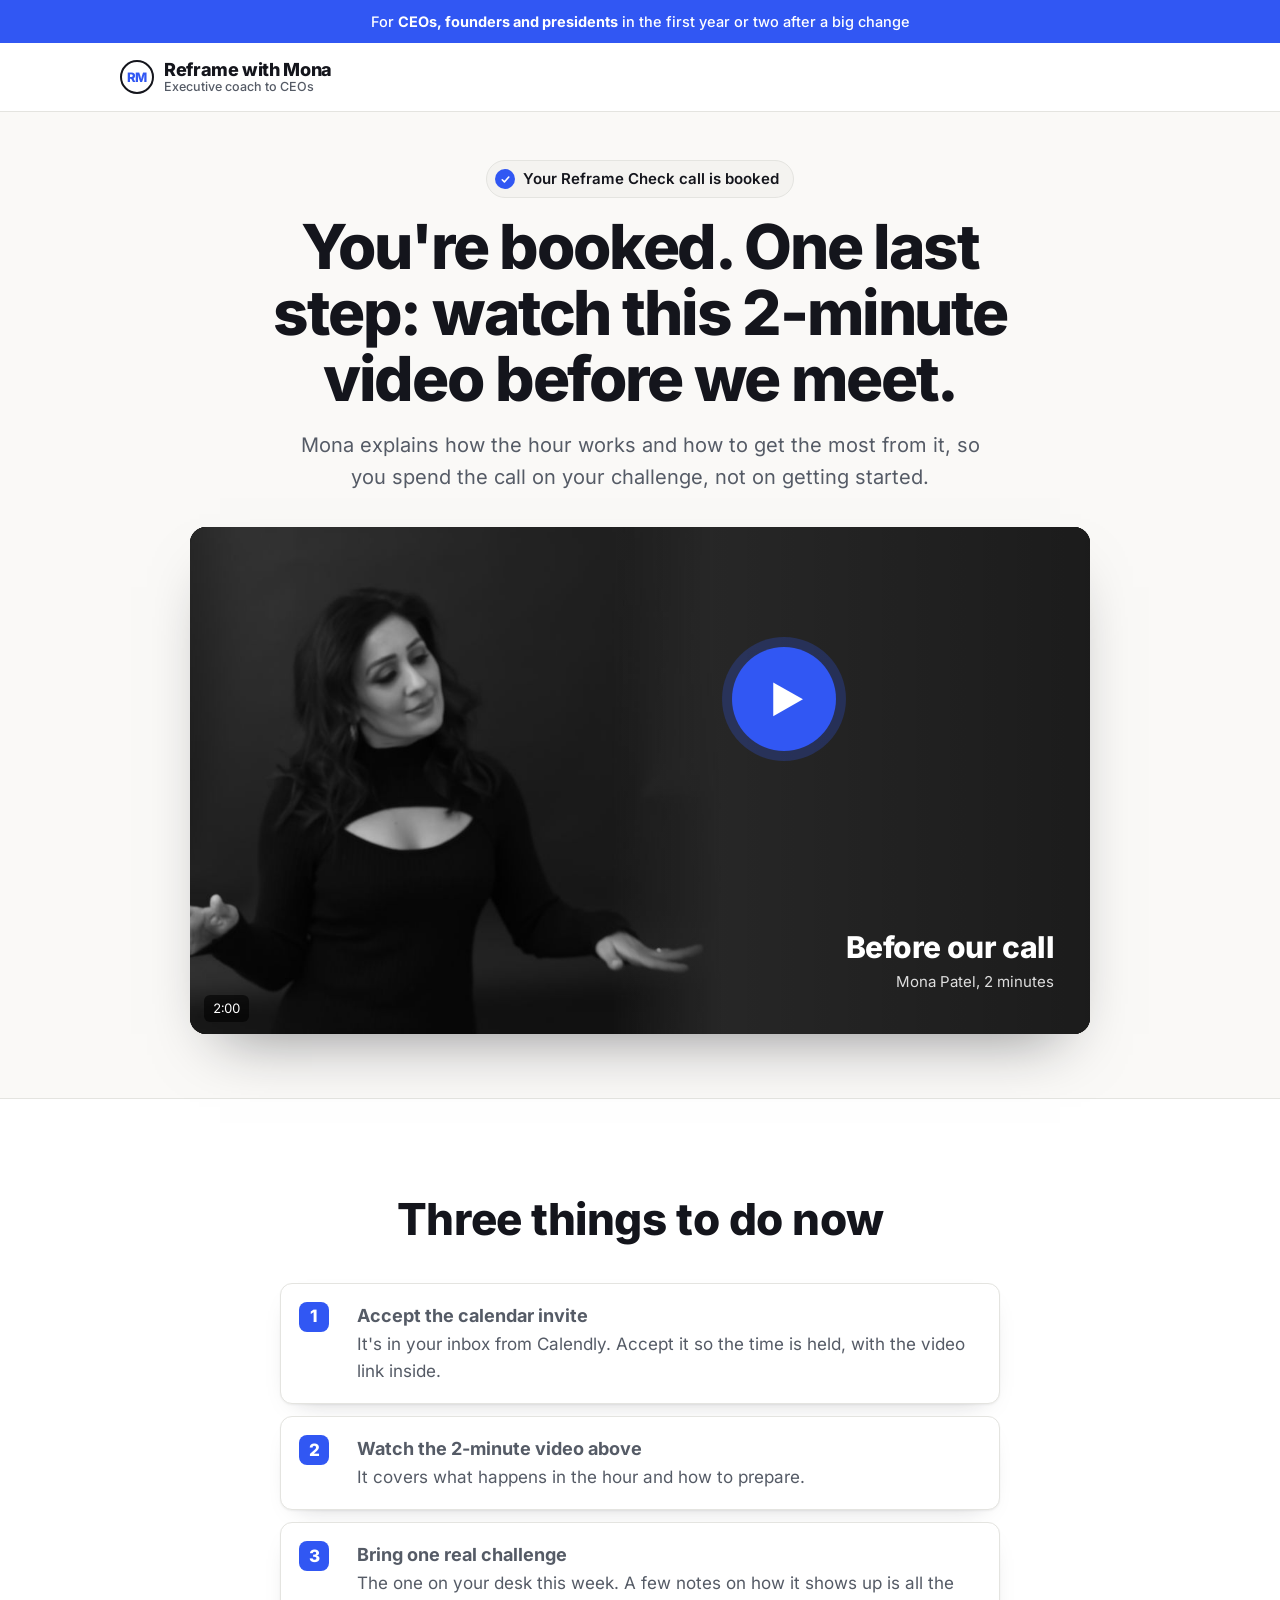
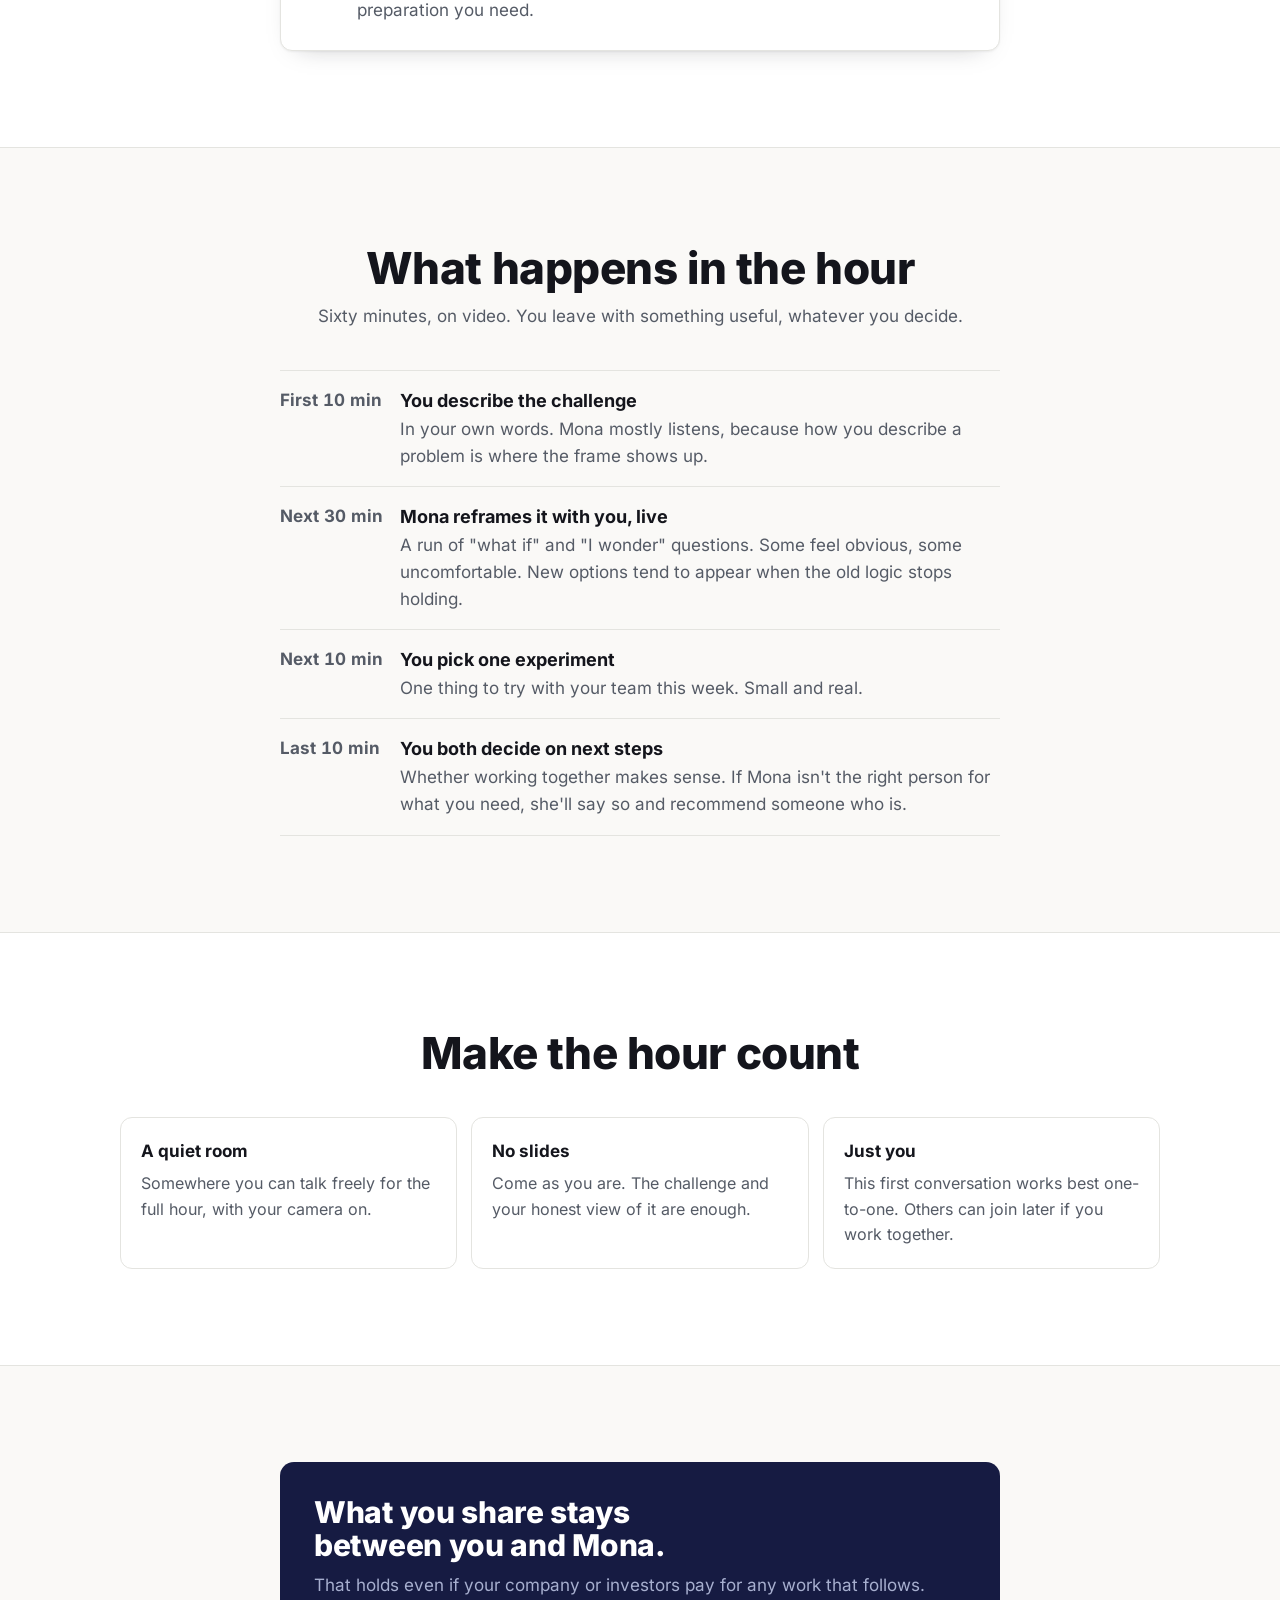
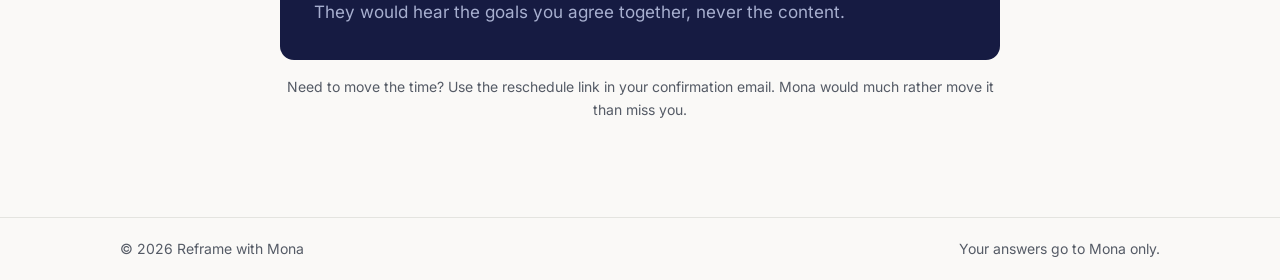
<file: ceo/booked/index.html>
<!doctype html>
<html lang="en">
<head>
<meta charset="utf-8">
<meta name="viewport" content="width=device-width, initial-scale=1, viewport-fit=cover">
<meta name="robots" content="noindex, nofollow">
<title>You're booked: Reframe with Mona</title>
<meta name="theme-color" content="#0C1B2A">
<link rel="icon" href="/assets/favicon.svg" type="image/svg+xml">
<link rel="preload" href="/assets/fonts/inter-latin-800-normal.woff2" as="font" type="font/woff2" crossorigin>
<link rel="preload" href="/assets/fonts/inter-latin-400-normal.woff2" as="font" type="font/woff2" crossorigin>
<link rel="stylesheet" href="/assets/vsl.css">
<style>
/* Thank-you page: one job, get them to the call prepared. */
.done-badge { display: inline-flex; align-items: center; gap: 8px; background: var(--mist); border: 1px solid var(--line); border-radius: 999px; padding: 6px 14px 6px 8px; font-size: 15px; font-weight: 600; margin-bottom: 16px; }
.done-badge::before { content: ""; width: 20px; height: 20px; border-radius: 50%; background: var(--blue) url("data:image/svg+xml,%3Csvg xmlns='http://www.w3.org/2000/svg' viewBox='0 0 24 24'%3E%3Cpath d='M6 12.5l4 4 8-9' fill='none' stroke='%23FFFFFF' stroke-width='3' stroke-linecap='round' stroke-linejoin='round'/%3E%3C/svg%3E") center / 13px no-repeat; }
.todo { list-style: none; margin: 0; padding: 0; display: grid; gap: 12px; counter-reset: t; }
.todo li { box-shadow: var(--shadow); counter-increment: t; display: grid; grid-template-columns: 44px minmax(0, 1fr); gap: 14px; align-items: start; background: var(--paper); border: 1px solid var(--line); border-radius: 12px; padding: 18px; }
.todo li::before { content: counter(t); width: 30px; height: 30px; border-radius: 8px; background: var(--blue); color: #fff; display: grid; place-items: center; font-weight: 800; }
.todo b { display: block; font-size: 18px; }
.todo span { color: var(--slate); }
.todo .yours { display: block; margin-top: 8px; font-family: var(--serif); font-style: italic; color: var(--ink); border-left: 3px solid var(--line); padding-left: 12px; }
.agenda { margin: 0; display: grid; grid-template-columns: 120px minmax(0, 1fr); border-top: 1px solid var(--line); }
.agenda dt, .agenda dd { margin: 0; padding: 16px 0; border-bottom: 1px solid var(--line); }
.agenda dt { font-weight: 700; font-variant-numeric: tabular-nums; color: var(--slate); }
.agenda dd b { display: block; font-size: 18px; }
.agenda dd span { color: var(--slate); }
@media (max-width: 560px) { .agenda { grid-template-columns: minmax(0, 1fr); } .agenda dt { border-bottom: 0; padding-bottom: 0; } .agenda dd { padding-top: 4px; } }
.tips { display: grid; grid-template-columns: repeat(3, minmax(0, 1fr)); gap: 14px; }
.tips div { background: var(--paper); border: 1px solid var(--line); border-radius: 12px; padding: 20px; display: grid; gap: 6px; align-content: start; }
.tips b { font-size: 17px; }
.tips span { color: var(--slate); font-size: 16px; }
@media (max-width: 760px) { .tips { grid-template-columns: minmax(0, 1fr); } }
.note { background: var(--navy); color: var(--on-navy); border-radius: 14px; padding: clamp(22px, 4vw, 34px); display: grid; gap: 10px; }
.note h2 { color: #fff; font-size: clamp(24px, 3vw, 30px); }
.note p { color: var(--on-navy-muted); }
</style>
</head>
<body>
<div id="page">
  <div class="callout">For <b>CEOs, founders and presidents</b> in the first year or two after a big change</div>
  <div class="topbar"><div class="wrap"><div class="brand"><span class="mark" aria-hidden="true">RM</span><span>Reframe with Mona<small>Executive coach to CEOs</small></span></div></div></div>

  <header class="hero wrap">
    <span class="done-badge" id="badge">Your Reframe Check call is booked</span>
    <h1 id="headline">You're booked. One last step: watch this 2-minute video before we meet.</h1>
    <p class="sub">Mona explains how the hour works and how to get the most from it, so you spend the call on your challenge, not on getting started.</p>

    <div class="video" id="player">
      <button type="button" id="poster" aria-label="Play Mona's 2-minute video" style="background-image:url('/assets/img/hero.jpg')">
        <span class="shade"></span>
        <span class="play" aria-hidden="true"><svg viewBox="0 0 22 24"><path d="M2 1.5 L20.5 12 L2 22.5 Z"/></svg></span>
        <span class="tag"><b>Before our call</b><span>Mona Patel, 2 minutes</span></span>
        <span class="len">2:00</span>
      </button>
    </div>
    <p class="video-note" id="posterNote" hidden>Mona's video goes up here soon. Everything you need is on this page in the meantime.</p>
  </header>

  <section class="sec alt">
    <div class="wrap narrow">
      <div class="sec-head"><h2>Three things to do now</h2></div>
      <ol class="todo">
        <li><span><b>Accept the calendar invite</b><span>It's in your inbox from Calendly. Accept it so the time is held, with the video link inside.</span></span></li>
        <li><span><b>Watch the 2-minute video above</b><span>It covers what happens in the hour and how to prepare.</span></span></li>
        <li><span><b>Bring one real challenge</b><span>The one on your desk this week. A few notes on how it shows up is all the preparation you need.</span><span class="yours" id="yours" hidden></span></span></li>
      </ol>
    </div>
  </section>

  <section class="sec">
    <div class="wrap narrow">
      <div class="sec-head"><h2>What happens in the hour</h2><p class="intro">Sixty minutes, on video. You leave with something useful, whatever you decide.</p></div>
      <dl class="agenda">
        <dt>First 10 min</dt><dd><b>You describe the challenge</b><span>In your own words. Mona mostly listens, because how you describe a problem is where the frame shows up.</span></dd>
        <dt>Next 30 min</dt><dd><b>Mona reframes it with you, live</b><span>A run of "what if" and "I wonder" questions. Some feel obvious, some uncomfortable. New options tend to appear when the old logic stops holding.</span></dd>
        <dt>Next 10 min</dt><dd><b>You pick one experiment</b><span>One thing to try with your team this week. Small and real.</span></dd>
        <dt>Last 10 min</dt><dd><b>You both decide on next steps</b><span>Whether working together makes sense. If Mona isn't the right person for what you need, she'll say so and recommend someone who is.</span></dd>
      </dl>
    </div>
  </section>

  <section class="sec alt">
    <div class="wrap">
      <div class="sec-head center"><h2>Make the hour count</h2></div>
      <div class="tips">
        <div><b>A quiet room</b><span>Somewhere you can talk freely for the full hour, with your camera on.</span></div>
        <div><b>No slides</b><span>Come as you are. The challenge and your honest view of it are enough.</span></div>
        <div><b>Just you</b><span>This first conversation works best one-to-one. Others can join later if you work together.</span></div>
      </div>
    </div>
  </section>

  <section class="sec">
    <div class="wrap narrow" style="display:grid;gap:16px">
      <div class="note">
        <h2>What you share stays between you and Mona.</h2>
        <p>That holds even if your company or investors pay for any work that follows. They would hear the goals you agree together, never the content.</p>
      </div>
      <p class="fine" style="text-align:center">Need to move the time? Use the reschedule link in your confirmation email. Mona would much rather move it than miss you.</p>
    </div>
  </section>

  <footer><div class="wrap"><span>© 2026 Reframe with Mona</span><span>Your answers go to Mona only.</span></div></footer>
</div>

<script>
(function () {
  "use strict";
  // Paste Mona's thank-you video embed link here when it's ready (Vimeo, YouTube or Wistia embed URL).
  var VIDEO = "";

  // Personalise from the Reframe Check they just completed (same browser tab).
  try {
    var s = JSON.parse(sessionStorage.getItem("reframe-check-v1") || "null");
    if (s && s.contact && s.contact.name) {
      var first = String(s.contact.name).split(" ")[0];
      document.getElementById("headline").textContent = "You're booked, " + first + ". One last step: watch this 2-minute video before we meet.";
    }
    if (s && s.answers && s.answers.challenge) {
      var y = document.getElementById("yours");
      y.textContent = "You wrote: “" + s.answers.challenge + "”";
      y.hidden = false;
    }
  } catch (e) { /* storage unavailable */ }

  var poster = document.getElementById("poster");
  poster.addEventListener("click", function () {
    if (VIDEO) {
      var f = document.createElement("iframe");
      f.src = VIDEO + (VIDEO.indexOf("?") > -1 ? "&" : "?") + "autoplay=1";
      f.title = "Mona Patel: before our call";
      f.allow = "autoplay; fullscreen; picture-in-picture";
      f.allowFullscreen = true;
      document.getElementById("player").replaceChildren(f);
    } else {
      document.getElementById("posterNote").hidden = false;
    }
  });
})();
</script>
</body>
</html>
</file>
<file: assets/vsl.css>
@font-face { font-family: "Inter"; font-style: normal; font-weight: 400; font-display: swap; src: url("/assets/fonts/inter-latin-400-normal.woff2") format("woff2"); }
@font-face { font-family: "Inter"; font-style: normal; font-weight: 500; font-display: swap; src: url("/assets/fonts/inter-latin-500-normal.woff2") format("woff2"); }
@font-face { font-family: "Inter"; font-style: normal; font-weight: 600; font-display: swap; src: url("/assets/fonts/inter-latin-600-normal.woff2") format("woff2"); }
@font-face { font-family: "Inter"; font-style: normal; font-weight: 700; font-display: swap; src: url("/assets/fonts/inter-latin-700-normal.woff2") format("woff2"); }
@font-face { font-family: "Inter"; font-style: normal; font-weight: 800; font-display: swap; src: url("/assets/fonts/inter-latin-800-normal.woff2") format("woff2"); }
@font-face { font-family: "Inter"; font-style: italic; font-weight: 700; font-display: swap; src: url("/assets/fonts/inter-latin-700-italic.woff2") format("woff2"); }
@font-face { font-family: "Inter"; font-style: italic; font-weight: 800; font-display: swap; src: url("/assets/fonts/inter-latin-800-italic.woff2") format("woff2"); }

/* Reframe with Mona: CEO page styles.
   Layout: classic VSL page. Centered hero (promise, video, one button), then proof, problem, method, Mona, fit, FAQ, final ask.
   Gold is reserved for actions (buttons, play, the chosen answer, the reframe). */
:root {
  --paper: #FFFFFF;
  --mist: #F2F5F7;
  --ink: #0C1B2A;
  --slate: #4E5C6A;
  --line: #DCE3E9;
  --gold: #F5B700;
  --gold-deep: #8A6400;
  --navy: #0C1B2A;
  --on-navy: #EAF0F5;
  --on-navy-muted: #A9B8C6;
  --font: "Inter", "Helvetica Neue", Arial, sans-serif;
  --serif: "Inter", "Helvetica Neue", Arial, sans-serif;
  color-scheme: light;
}
* { box-sizing: border-box; }
body { margin: 0; background: var(--paper); color: var(--ink); font-family: var(--font); font-size: 18px; line-height: 1.6; }
h1, h2, h3 { margin: 0; text-wrap: balance; line-height: 1.14; font-family: var(--serif); font-weight: 600; letter-spacing: -0.01em; }
p { margin: 0; }
button { font: inherit; color: inherit; }
:focus-visible { outline: 3px solid var(--gold); outline-offset: 3px; }
.wrap { max-width: 1080px; margin: 0 auto; padding-inline: 20px; }
.narrow { max-width: 760px; margin: 0 auto; }
.center { text-align: center; }

/* Buttons */
.cta { display: inline-flex; align-items: center; justify-content: center; gap: 10px; min-height: 60px; padding: 0 34px; border: 0; border-radius: 8px; background: var(--gold); color: var(--ink); font-weight: 700; font-size: 19px; letter-spacing: 0.005em; cursor: pointer; box-shadow: 0 2px 0 #C99600; transition: transform .12s ease, box-shadow .12s ease; }
@media (hover: hover) { .cta:hover { transform: translateY(-1px); box-shadow: 0 4px 0 #C99600; } }
.cta:active { transform: translateY(1px); box-shadow: 0 1px 0 #C99600; }
.cta svg { width: 18px; height: 18px; }
.cta-note { font-size: 15px; color: var(--slate); }

/* Top bar */
.callout { background: var(--navy); color: var(--on-navy); text-align: center; font-size: 14.5px; padding: 10px 16px; }
.callout b { color: #FFFFFF; font-weight: 700; }
.brand { display: flex; justify-content: center; align-items: center; gap: 10px; padding-top: 26px; font-family: var(--serif); font-weight: 600; font-size: 19px; letter-spacing: 0.01em; }

/* Hero */
.hero { padding-block: 30px 56px; text-align: center; }
.pre { font-size: 18px; color: var(--ink); font-weight: 600; max-width: 640px; margin: 0 auto 14px; }
.hero h1 { font-size: clamp(34px, 5.2vw, 58px); font-weight: 600; letter-spacing: -0.015em; max-width: 920px; margin: 0 auto; }
.hero .sub { font-size: clamp(17px, 2vw, 20px); color: var(--slate); max-width: 680px; margin: 18px auto 0; }

.video { position: relative; max-width: 900px; margin: 34px auto 0; aspect-ratio: 16 / 9; border-radius: 12px; overflow: hidden; background: #111; box-shadow: 0 24px 60px -24px rgba(12, 27, 42, .55); }
.video button { position: absolute; inset: 0; width: 100%; border: 0; padding: 0; cursor: pointer; background: #111 center / cover no-repeat; }
.video .shade { position: absolute; inset: 0; background: linear-gradient(90deg, rgba(0,0,0,0) 45%, rgba(0,0,0,.35) 100%); }
.video .play { position: absolute; left: 66%; top: 34%; transform: translate(-50%, -50%); width: clamp(72px, 11vw, 104px); aspect-ratio: 1; border-radius: 50%; background: var(--gold); display: grid; place-items: center; box-shadow: 0 0 0 10px rgba(245, 183, 0, .25); transition: transform .15s ease; }
@media (hover: hover) { .video button:hover .play { transform: translate(-50%, -50%) scale(1.05); } }
.video .play svg { width: 34%; margin-left: 7%; fill: var(--ink); }
.video .tag { position: absolute; right: clamp(14px, 3vw, 36px); bottom: clamp(16px, 4vw, 40px); text-align: right; color: #fff; max-width: 40%; display: grid; gap: 6px; }
.video .tag b { font-family: var(--serif); font-size: clamp(16px, 2.6vw, 30px); font-weight: 600; line-height: 1.1; }
.video .tag span { font-size: clamp(12px, 1.4vw, 15px); opacity: .85; }
.video .len { position: absolute; left: 14px; bottom: 12px; background: rgba(0,0,0,.6); color: #fff; font-size: 13px; padding: 3px 9px; border-radius: 4px; font-variant-numeric: tabular-nums; }
.video-note { margin-top: 12px; font-size: 14.5px; color: var(--slate); }

.hero-cta { margin-top: 30px; display: grid; justify-items: center; gap: 10px; }
.assure { list-style: none; margin: 10px 0 0; padding: 0; display: flex; flex-wrap: wrap; justify-content: center; gap: 10px 14px; max-width: 900px; }
.assure li { display: flex; align-items: flex-start; gap: 8px; text-align: left; background: var(--mist); border: 1px solid var(--line); border-radius: 999px; padding: 8px 16px 8px 12px; font-size: 14.5px; line-height: 1.4; }
.assure li::before { content: ""; flex: none; width: 18px; height: 18px; margin-top: 1px; border-radius: 50%; background: var(--ink) url("data:image/svg+xml,%3Csvg xmlns='http://www.w3.org/2000/svg' viewBox='0 0 24 24'%3E%3Cpath d='M6 12.5l4 4 8-9' fill='none' stroke='%23FFFFFF' stroke-width='3' stroke-linecap='round' stroke-linejoin='round'/%3E%3C/svg%3E") center / 12px no-repeat; }
.assure b { font-weight: 700; }
@media (max-width: 640px) { .assure li { border-radius: 10px; width: 100%; } }
.video .tag, .video .play { pointer-events: none; }
@media (max-width: 560px) {
  .video .tag { display: none; }
  .video .play { left: 68%; top: 46%; }
  .cta { font-size: 16.5px; padding: 0 14px; min-height: 56px; width: 100%; white-space: nowrap; }
  .cta svg { display: none; }
  .callout { font-size: 13px; padding: 8px 14px; }
  .brand { padding-top: 18px; font-size: 16px; }
  .hero { padding-block: 18px 40px; }
  .pre { font-size: 15.5px; margin-bottom: 10px; }
  .hero h1 { font-size: 30px; line-height: 1.12; }
  .hero .sub { font-size: 16px; margin-top: 12px; }
  .video { margin-top: 22px; border-radius: 10px; }
  .hero-cta { margin-top: 22px; }
  .sec h2 { font-size: 27px; }
  .open-bar .btn, .invite .actions .btn, .call-card .cta { width: 100%; }
  .check-body { padding-top: 22px; }
}
.sticky-note { margin: 6px 0 0; text-align: center; font-size: 12.5px; color: var(--slate); }

/* Proof strip */
.proof { border-block: 1px solid var(--line); background: var(--mist); padding-block: 26px; }
.proof .wrap { display: grid; gap: 18px; justify-items: center; }
.proof .lead { font-size: 14.5px; color: var(--slate); }
.logos { display: flex; flex-wrap: wrap; justify-content: center; gap: 12px 44px; font-size: 24px; font-weight: 700; color: #8795A3; letter-spacing: -0.01em; }
.stats { display: grid; grid-template-columns: repeat(3, minmax(0, 1fr)); gap: 16px; width: 100%; max-width: 860px; margin-bottom: 8px; }
.stat { text-align: center; display: grid; gap: 2px; }
.stat b { font-family: var(--serif); font-size: 28px; font-weight: 600; }
.stat span { font-size: 14px; color: var(--slate); line-height: 1.4; }
@media (max-width: 640px) { .stats { grid-template-columns: minmax(0, 1fr); } .logos { font-size: 20px; gap: 8px 26px; } }

/* Sections */
.sec { padding-block: clamp(56px, 8vw, 96px); }
.sec.alt { background: var(--mist); }
.sec h2 { font-size: clamp(28px, 3.6vw, 40px); font-weight: 800; letter-spacing: -0.01em; }
.sec .intro { color: var(--slate); font-size: 19px; margin-top: 12px; }
.sec-head { margin-bottom: 34px; }

/* Symptoms */
.checks { list-style: none; margin: 0; padding: 0; display: grid; gap: 12px; }
.checks li { display: grid; grid-template-columns: 28px minmax(0, 1fr); gap: 14px; align-items: start; background: var(--paper); border: 1px solid var(--line); border-radius: 10px; padding: 16px 18px; font-size: 18px; }
.checks li::before { content: ""; width: 26px; height: 26px; border-radius: 50%; background: var(--ink) url("data:image/svg+xml,%3Csvg xmlns='http://www.w3.org/2000/svg' viewBox='0 0 24 24'%3E%3Cpath d='M6 12.5l4 4 8-9' fill='none' stroke='%23FFFFFF' stroke-width='3' stroke-linecap='round' stroke-linejoin='round'/%3E%3C/svg%3E") center / 16px no-repeat; margin-top: 1px; }
.turn { margin-top: 26px; font-family: var(--serif); font-size: 23px; font-weight: 600; line-height: 1.4; }

/* Before / after */
.ba { display: grid; grid-template-columns: repeat(2, minmax(0, 1fr)); gap: 18px; }
.ba > div { border-radius: 12px; padding: 26px; display: grid; gap: 14px; align-content: start; }
.ba .before { background: var(--mist); border: 1px solid var(--line); }
.ba .after { background: var(--navy); color: var(--on-navy); }
.ba h3 { font-family: var(--font); letter-spacing: .06em; font-size: 15px; font-weight: 700; letter-spacing: .06em; text-transform: uppercase; }
.ba .before h3 { color: var(--slate); }
.ba .after h3 { color: var(--on-navy-muted); }
.ba ul { margin: 0; padding: 0; list-style: none; display: grid; gap: 12px; font-size: 17.5px; }
.ba li { padding-left: 22px; position: relative; }
.ba .before li::before { content: "–"; position: absolute; left: 2px; color: var(--slate); }
.ba .after li::before { content: ""; position: absolute; left: 0; top: .55em; width: 9px; height: 9px; border-radius: 50%; background: var(--on-navy); }
@media (max-width: 720px) { .ba { grid-template-columns: minmax(0, 1fr); } }

/* Method */
.method { display: grid; grid-template-columns: repeat(4, minmax(0, 1fr)); gap: 16px; counter-reset: s; }
.method li { list-style: none; counter-increment: s; background: var(--paper); border: 1px solid var(--line); border-radius: 12px; padding: 22px; display: grid; gap: 8px; align-content: start; }
.method li::before { content: counter(s); width: 38px; height: 38px; border-radius: 50%; background: var(--navy); color: #FFFFFF; font-weight: 800; display: grid; place-items: center; font-size: 17px; margin-bottom: 6px; }
.method h3 { font-family: var(--font); font-size: 19px; font-weight: 700; letter-spacing: 0; }
.method p { color: var(--slate); font-size: 16px; }
.method-wrap { margin: 0; padding: 0; }
.method-foot { margin-top: 22px; font-size: 18px; font-weight: 600; }
@media (max-width: 900px) { .method { grid-template-columns: repeat(2, minmax(0, 1fr)); } }
@media (max-width: 520px) { .method { grid-template-columns: minmax(0, 1fr); } }

/* Testimonials */
.feature-quote { background: var(--navy); color: var(--on-navy); border-radius: 14px; padding: clamp(26px, 5vw, 48px); display: grid; gap: 18px; }
.feature-quote blockquote { margin: 0; font-family: var(--serif); font-size: clamp(22px, 3vw, 32px); font-weight: 500; line-height: 1.3; }
.feature-quote blockquote::before { content: "“"; display: block; color: var(--on-navy-muted); font-size: 64px; line-height: .6; margin-bottom: 14px; }
.who { display: flex; align-items: center; gap: 12px; }
.av { width: 44px; height: 44px; border-radius: 50%; background: var(--mist); color: var(--ink); border: 1px solid var(--line); display: grid; place-items: center; font-weight: 800; font-size: 15px; flex: none; }
.who b { display: block; font-size: 16px; }
.who span { font-size: 14px; color: var(--slate); }
.feature-quote .who span span { color: var(--on-navy-muted); }
.who .av { color: var(--ink); font-size: 15px; }
.feature-quote .who .av { background: transparent; color: #FFFFFF; border-color: var(--on-navy-muted); }
.feature-quote .who b { color: #FFFFFF; }
.quotes { display: grid; grid-template-columns: repeat(3, minmax(0, 1fr)); gap: 16px; margin-top: 16px; }
.quote { margin: 0; background: var(--paper); border: 1px solid var(--line); border-radius: 12px; padding: 24px; display: grid; gap: 18px; align-content: space-between; }
.quote blockquote { margin: 0; font-size: 17px; line-height: 1.55; }
.stars { color: var(--gold); letter-spacing: 2px; font-size: 15px; }
@media (max-width: 860px) { .quotes { grid-template-columns: minmax(0, 1fr); } }

/* About */
.about { display: grid; grid-template-columns: minmax(0, 5fr) minmax(0, 6fr); gap: clamp(28px, 5vw, 64px); align-items: center; }
.about img { width: 100%; border-radius: 14px; display: block; aspect-ratio: 4 / 5; object-fit: cover; }
.about .text { display: grid; gap: 16px; }
.about .role { color: var(--slate); font-weight: 700; }
.creds { list-style: none; margin: 4px 0 0; padding: 0; display: grid; gap: 10px; }
.creds li { display: grid; grid-template-columns: 22px minmax(0, 1fr); gap: 10px; }
.creds li::before { content: ""; width: 10px; height: 10px; margin-top: 8px; border-radius: 2px; background: var(--navy); }
.about .pull { border-left: 4px solid var(--navy); padding-left: 16px; font-family: var(--serif); font-style: italic; font-size: 21px; font-weight: 500; line-height: 1.45; }
@media (max-width: 820px) { .about { grid-template-columns: minmax(0, 1fr); } .about img { max-width: 420px; } }

/* Fit */
.fit { display: grid; grid-template-columns: repeat(2, minmax(0, 1fr)); gap: 18px; }
.fit > div { border-radius: 12px; padding: 26px; border: 1px solid var(--line); background: var(--paper); display: grid; gap: 14px; align-content: start; }
.fit h3 { font-size: 21px; font-weight: 600; }
.fit ul { margin: 0; padding: 0; list-style: none; display: grid; gap: 10px; }
.fit li { display: grid; grid-template-columns: 24px minmax(0, 1fr); gap: 10px; }
.fit .yes li::before { content: "✓"; color: #1E7A4C; font-weight: 800; }
.fit .no li::before { content: "✕"; color: #A0362A; font-weight: 800; }
@media (max-width: 720px) { .fit { grid-template-columns: minmax(0, 1fr); } }

/* The call */
.call { display: grid; grid-template-columns: minmax(0, 1fr) minmax(0, 1fr); gap: 18px; }
.call-card { background: var(--paper); border: 2px solid var(--ink); border-radius: 14px; padding: 28px; display: grid; gap: 14px; align-content: start; }
.call-card h3 { font-size: 24px; font-weight: 600; }
.call-card .meta { color: var(--slate); font-size: 15px; }
.call-card ul { margin: 0; padding: 0; list-style: none; display: grid; gap: 10px; }
.call-card li { display: grid; grid-template-columns: 24px minmax(0, 1fr); gap: 10px; }
.call-card li::before { content: "✓"; color: var(--ink); font-weight: 800; }
.steps { list-style: none; margin: 0; padding: 0; display: grid; gap: 12px; counter-reset: n; }
.steps li { counter-increment: n; display: grid; grid-template-columns: 44px minmax(0, 1fr); gap: 14px; align-items: start; background: var(--mist); border-radius: 12px; padding: 18px; }
.steps li::before { content: counter(n); width: 36px; height: 36px; border-radius: 50%; background: var(--ink); color: #FFFFFF; display: grid; place-items: center; font-weight: 800; }
.steps b { display: block; font-size: 17.5px; }
.steps span { color: var(--slate); font-size: 15.5px; }
@media (max-width: 820px) { .call { grid-template-columns: minmax(0, 1fr); } }

/* FAQ */
.faq { border-top: 1px solid var(--line); }
.faq details { border-bottom: 1px solid var(--line); }
.faq summary { cursor: pointer; list-style: none; display: flex; justify-content: space-between; gap: 16px; padding: 20px 0; font-size: 18.5px; font-weight: 700; }
.faq summary::-webkit-details-marker { display: none; }
.faq summary::after { content: "+"; font-size: 24px; line-height: 1; color: var(--ink); font-weight: 600; }
.faq details[open] summary::after { content: "–"; }
.faq details p { padding-bottom: 20px; color: var(--slate); max-width: 66ch; }

/* Final */
.final { background: var(--navy); color: var(--on-navy); text-align: center; padding-block: clamp(60px, 8vw, 96px); }
.final h2 { font-size: clamp(30px, 4vw, 46px); font-weight: 600; max-width: 820px; margin: 0 auto; }
.final p { color: var(--on-navy-muted); max-width: 600px; margin: 16px auto 28px; font-size: 18px; }
.final .cta-note { color: var(--on-navy-muted); margin-top: 12px; }
footer { background: var(--navy); color: var(--on-navy-muted); border-top: 1px solid #22364A; font-size: 14px; }
footer .wrap { display: flex; flex-wrap: wrap; justify-content: space-between; gap: 8px; padding-block: 20px; }

/* Sticky phone CTA */
.sticky { position: fixed; left: 0; right: 0; bottom: 0; z-index: 10; background: var(--paper); border-top: 1px solid var(--line); padding: 10px 16px calc(10px + env(safe-area-inset-bottom, 0px)); display: none; }
.sticky .cta { width: 100%; min-height: 52px; font-size: 17px; }
@media (max-width: 720px) { .sticky.show { display: block; } body.has-sticky { padding-bottom: 96px; } }

/* ---------- The Reframe Check (full screen) ---------- */
body.check-open { overflow: hidden; }
.check { position: fixed; inset: 0; z-index: 30; background: var(--paper); overflow-y: auto; display: flex; flex-direction: column; }
.check[hidden] { display: none; }
.check-bar { position: sticky; top: 0; z-index: 2; background: var(--paper); border-bottom: 1px solid var(--line); }
.check-bar .wrap { display: flex; justify-content: space-between; align-items: center; min-height: 62px; gap: 12px; }
.check-bar .title { font-family: var(--serif); font-weight: 600; font-size: 19px; }
.close { background: none; border: 1px solid var(--line); border-radius: 8px; padding: 8px 14px; cursor: pointer; font-weight: 600; font-size: 14.5px; }
.check-body { width: 100%; max-width: 680px; margin: 0 auto; padding: 34px 20px 80px; display: grid; gap: 24px; align-content: start; }
.check-body:focus { outline: none; }
.parts { display: grid; grid-template-columns: repeat(3, minmax(0, 1fr)); gap: 6px; }
.part { display: grid; gap: 6px; font-size: 13.5px; color: var(--slate); font-weight: 600; }
.part i { display: block; height: 6px; background: var(--mist); border-radius: 4px; overflow: hidden; }
.part i b { display: block; height: 100%; width: 0; background: var(--navy); transition: width .3s ease; }
.part.now { color: var(--ink); }
.count { font-size: 14px; color: var(--slate); font-weight: 600; }
.qhead { display: grid; gap: 10px; }
.qtitle { font-size: clamp(25px, 3.4vw, 32px); font-weight: 600; line-height: 1.2; }
.qhelp { color: var(--slate); }
.options { display: grid; gap: 10px; }
.opt { text-align: left; min-height: 58px; padding: 14px 16px; border: 2px solid var(--line); border-radius: 10px; background: var(--paper); cursor: pointer; font-size: 17px; display: flex; gap: 14px; align-items: center; transition: border-color .12s ease, background-color .12s ease; }
@media (hover: hover) { .opt:hover { border-color: var(--ink); } }
@media (hover: none) { .options .opt .key { display: none; } }
.opt .key { flex: none; width: 28px; height: 28px; border-radius: 6px; background: var(--mist); display: grid; place-items: center; font-size: 13px; font-weight: 800; color: var(--slate); }
.opt .marks { display: none; }
.opt[aria-pressed="true"] { border-color: var(--ink); background: #FFF8E0; }
.opt[aria-pressed="true"] .key { background: var(--gold); color: var(--ink); }
.field { display: grid; gap: 6px; }
.field label { font-size: 15px; font-weight: 700; }
.field .hint { font-weight: 400; color: var(--slate); }
.field input, .field textarea, .field select { font: inherit; font-size: 17px; padding: 13px 14px; border: 2px solid var(--line); border-radius: 10px; background: var(--paper); color: var(--ink); width: 100%; }
.field input:focus, .field textarea:focus, .field select:focus { border-color: var(--ink); outline: none; }
.field textarea { min-height: 130px; resize: vertical; }
.fields { display: grid; grid-template-columns: repeat(2, minmax(0, 1fr)); gap: 16px; }
@media (max-width: 600px) { .fields { grid-template-columns: minmax(0, 1fr); } }
.actions { display: flex; flex-wrap: wrap; align-items: center; gap: 12px 20px; }
.btn { text-decoration: none; display: inline-flex; align-items: center; justify-content: center; min-height: 54px; padding: 0 28px; border: 0; border-radius: 8px; background: var(--gold); color: var(--ink); font-weight: 800; font-size: 17px; cursor: pointer; box-shadow: 0 2px 0 #C99600; }
.btn-quiet { background: none; border: 0; color: var(--slate); text-decoration: underline; text-underline-offset: 4px; cursor: pointer; padding: 6px 0; font-size: 15px; }
.err { color: #A0362A; font-size: 15px; font-weight: 600; }
.fine { font-size: 14px; color: var(--slate); }
.intro-list { margin: 0; padding: 0; list-style: none; display: grid; gap: 12px; }
.intro-list li { display: grid; grid-template-columns: 26px minmax(0, 1fr); gap: 10px; font-size: 17.5px; }
.intro-list li::before { content: "✓"; color: var(--ink); font-weight: 800; }
.open-bar { background: var(--navy); color: var(--on-navy); border-radius: 12px; padding: 18px 20px; display: flex; flex-wrap: wrap; justify-content: space-between; align-items: center; gap: 12px 18px; font-weight: 600; }
.read { display: grid; gap: 12px; }
.read .who { font-size: 15px; color: var(--slate); display: block; }
.read h2 { font-size: clamp(28px, 4vw, 40px); font-weight: 600; }
.reframe-box { background: #FFF8E0; border-left: 5px solid var(--gold); border-radius: 10px; padding: 22px 24px; }
.reframe-box .marks { display: none; }
.reframe-box .lab { font-size: 14px; font-weight: 700; color: var(--gold-deep); margin-bottom: 6px; }
.reframe-box .reframe { font-family: var(--serif); font-size: clamp(21px, 2.8vw, 27px); font-weight: 600; line-height: 1.3; }
.this-week { display: grid; gap: 4px; }
.this-week h3 { font-family: var(--font); font-size: 17px; font-weight: 700; letter-spacing: 0; }
.echo { color: var(--slate); }
.invite, .later { border-top: 2px solid var(--ink); padding-top: 26px; display: grid; gap: 14px; scroll-margin-top: 80px; }
.invite h3, .later h3 { font-size: clamp(24px, 3vw, 30px); font-weight: 600; }
.invite .yours { font-style: italic; color: var(--slate); border-left: 3px solid var(--line); padding-left: 14px; }
.promises { margin: 0; padding-left: 20px; color: var(--slate); display: grid; gap: 4px; }
.cal { background: var(--paper); border: 1px solid var(--line); border-radius: 12px; overflow: hidden; }
.cal iframe { display: block; width: 100%; height: 720px; border: 0; transition: height .2s ease; }
.cal-alt { font-size: 14.5px; color: var(--slate); }
.cal-alt a { color: var(--gold-deep); }
.booked { display: grid; gap: 20px; }
.booked h2 { font-size: clamp(28px, 4vw, 40px); font-weight: 600; }
.prep { margin: 0; display: grid; grid-template-columns: 110px minmax(0, 1fr); border-top: 1px solid var(--line); }
.prep dt, .prep dd { margin: 0; padding: 14px 0; border-bottom: 1px solid var(--line); }
.prep dt { font-weight: 800; }
.prep dd { color: var(--slate); }
@media (prefers-reduced-motion: reduce) { .cta, .opt, .part i b, .video .play { transition: none; } }


/* ================= UI v2: clean sans, blue actions, tinted cards ================= */
:root {
  --bg: #FAF9F7; --paper: #FFFFFF; --mist: #F4F3F0; --ink: #14151C; --slate: #555B66; --line: #E4E4E0;
  --blue: #3157F3; --blue-deep: #2443D6; --blue-ink: #2F55EE;
  --sky: #EEF2FE; --sky-line: #4A6CF0; --lav: #EEEAFC; --lav-line: #5C4DE0; --butter: #FDFCE9; --butter-line: #8C8A3C; --butter-ink: #6B6A1E;
  --navy: #161B42; --on-navy: #E8EBF7; --on-navy-muted: #A7AFCF;
  --gold: #F6D23A; --green: #1F8A4C;
  --shadow: 0 1px 2px rgba(20, 21, 28, .05), 0 10px 26px -18px rgba(20, 21, 28, .35);
  --r: 14px;
}
body { background: var(--bg); font-size: 17px; line-height: 1.6; -webkit-font-smoothing: antialiased; }
h1, h2, h3, .qtitle { font-family: var(--font); font-weight: 800; letter-spacing: -0.025em; line-height: 1.1; }
h1 em, h2 em, h3 em { font-style: italic; color: var(--blue-ink); }
:focus-visible { outline-color: var(--blue); }

/* Top bar and header */
.callout { background: var(--blue); color: #fff; font-weight: 500; }
.callout b { font-weight: 700; }
.topbar { position: sticky; top: 0; z-index: 20; background: rgba(255,255,255,.92); backdrop-filter: saturate(1.4) blur(8px); border-bottom: 1px solid var(--line); }
.topbar .wrap { display: flex; justify-content: space-between; align-items: center; gap: 12px; min-height: 68px; }
.brand { padding: 0; display: flex; align-items: center; gap: 10px; font-family: var(--font); font-weight: 800; font-size: 18px; letter-spacing: -0.02em; justify-content: flex-start; line-height: 1.15; }
.brand small { display: block; font-size: 12.5px; font-weight: 500; color: var(--slate); letter-spacing: 0; }
.brand .mark { width: 34px; height: 34px; border-radius: 50%; border: 2.5px solid var(--ink); display: grid; place-items: center; font-weight: 800; font-size: 13px; color: var(--blue); letter-spacing: -0.04em; flex: none; }
.cta-sm { min-height: 44px !important; padding: 0 18px !important; font-size: 15px !important; width: auto !important; }
@media (max-width: 560px) { .topbar .cta-sm { display: none; } }

/* Buttons */
.cta, .btn { background: var(--blue); color: #fff; border-radius: 10px; font-weight: 600; letter-spacing: -0.01em; box-shadow: 0 1px 2px rgba(20,21,28,.1), 0 8px 18px -10px rgba(49, 87, 243, .8); }
@media (hover: hover) { .cta:hover, .btn:hover { background: var(--blue-deep); transform: translateY(-1px); box-shadow: 0 1px 2px rgba(20,21,28,.1), 0 12px 22px -10px rgba(49, 87, 243, .9); } }
.cta:active { transform: none; box-shadow: 0 1px 2px rgba(20,21,28,.1); }
.btn-quiet { color: var(--blue-ink); }

/* Hero */
.hero { padding-block: 48px 64px; }
.pre { display: inline-block; background: var(--sky); color: var(--blue-ink); font-weight: 600; font-size: 15.5px; border-radius: 12px; padding: 9px 16px; margin-bottom: 22px; }
.hero h1 { font-size: clamp(36px, 5.4vw, 62px); font-weight: 800; letter-spacing: -0.035em; line-height: 1.06; }
.hero .sub { color: var(--slate); }
.video { border-radius: 16px; box-shadow: 0 30px 60px -30px rgba(20,21,28,.5); }
.video .play { background: var(--blue); box-shadow: 0 0 0 10px rgba(49, 87, 243, .25); }
.video .play svg { fill: #fff; }
.video .tag b { font-weight: 800; letter-spacing: -0.02em; }
.video .len { border-radius: 6px; }
.assure { flex-direction: column; align-items: flex-start; gap: 10px; width: max-content; max-width: 100%; margin: 16px auto 0; }
.assure li { background: none; border: 0; padding: 0; border-radius: 0; font-size: 16.5px; box-shadow: none; }
.assure li::before { content: "✓"; background: none; color: var(--green); font-weight: 800; width: auto; height: auto; margin: 0 4px 0 0; }
@media (max-width: 640px) { .assure { width: 100%; } .assure li { width: auto; } }

/* Proof */
.proof { background: var(--paper); border-color: var(--line); padding-block: 40px; }
.stats { max-width: 940px; gap: 14px; }
.stat { background: var(--bg); border: 1px solid var(--line); border-radius: var(--r); padding: 20px 16px; gap: 6px; }
.stat b { font-family: var(--font); font-size: clamp(28px, 3.4vw, 36px); font-weight: 800; letter-spacing: -0.03em; color: var(--blue-ink); }
.logos { font-weight: 800; color: #9AA0AA; letter-spacing: -0.03em; }

/* Sections */
.sec { background: var(--bg); border-top: 1px solid var(--line); }
.sec.alt { background: var(--paper); }
.sec h2 { font-size: clamp(30px, 3.8vw, 44px); font-weight: 800; }
.sec-head { text-align: center; margin-bottom: 40px; }
.sec .intro { font-size: 17px; margin-top: 10px; }
.eyebrow { display: block; font-size: 12.5px; font-weight: 700; letter-spacing: .14em; text-transform: uppercase; color: var(--blue-ink); margin-bottom: 12px; }

.checks li { background: var(--paper); border: 1px solid var(--line); border-radius: 12px; box-shadow: var(--shadow); font-size: 17px; padding: 16px 20px; grid-template-columns: 22px minmax(0,1fr); }
.checks li::before { content: "✓"; background: none; width: auto; height: auto; color: var(--green); font-weight: 800; margin: 0; }
.turn { font-family: var(--font); font-weight: 700; font-size: clamp(21px, 2.4vw, 26px); letter-spacing: -0.02em; line-height: 1.35; text-align: center; }

.ba > div { border-radius: var(--r); padding: 28px; box-shadow: var(--shadow); }
.ba .before { background: var(--paper); border: 1.5px solid var(--line); }
.ba .after { background: var(--sky); color: var(--ink); border: 2px solid var(--sky-line); }
.ba h3 { font-size: 12.5px; letter-spacing: .14em; font-weight: 700; }
.ba .after h3 { color: var(--blue-ink); }
.ba .after li::before { background: var(--blue); }

/* Method: numbered tinted cards */
.method li { border-radius: var(--r); border: 2px solid var(--sky-line); background: var(--sky); box-shadow: var(--shadow); padding: 24px; }
.method li:nth-child(3) { border-color: var(--lav-line); background: var(--lav); }
.method li:nth-child(4) { border-color: var(--butter-line); background: var(--butter); }
.method li::before { content: counter(s, decimal-leading-zero); width: auto; height: auto; background: none; border-radius: 0; display: block; font-size: 28px; font-weight: 800; letter-spacing: -0.03em; color: var(--blue-ink); margin-bottom: 4px; }
.method li:nth-child(3)::before { color: var(--lav-line); }
.method li:nth-child(4)::before { color: var(--butter-ink); }
.method h3 { font-size: 18px; font-weight: 800; letter-spacing: -0.02em; }
.method-foot { text-align: center; font-weight: 600; font-size: 16px; color: var(--slate); }

/* Quotes */
.feature-quote { background: linear-gradient(135deg, #141A3E 0%, #1F2B66 100%); border-radius: 18px; box-shadow: 0 30px 60px -30px rgba(22, 27, 66, .6); }
.feature-quote blockquote { font-family: var(--font); font-weight: 700; letter-spacing: -0.02em; font-size: clamp(21px, 2.6vw, 28px); line-height: 1.35; }
.quote { border-radius: var(--r); box-shadow: var(--shadow); border: 1.5px solid var(--line); }
.quote blockquote { font-size: 16.5px; }
.av { background: var(--sky); color: var(--blue-ink) !important; border-color: transparent; font-weight: 800; }
.who b { font-weight: 700; }

/* About */
.about img { border-radius: 16px; }
.about h2 { font-size: clamp(30px, 3.8vw, 44px); }
.about .role { color: var(--blue-ink); font-weight: 700; font-size: 13px; letter-spacing: .14em; text-transform: uppercase; }
.creds li::before { content: "✓"; width: auto; height: auto; background: none; color: var(--green); font-weight: 800; margin: 0; border-radius: 0; }
.about .pull { font-family: var(--font); font-style: italic; font-weight: 700; font-size: 20px; letter-spacing: -0.01em; border-left: 3px solid var(--blue); }

/* Fit */
.fit > div { border-radius: var(--r); box-shadow: var(--shadow); padding: 28px; }
.fit .yes { background: var(--sky); border: 2px solid var(--sky-line); }
.fit .no { background: var(--paper); border: 1.5px solid var(--line); }
.fit h3 { font-size: 22px; font-weight: 800; }
.fit .yes li::before { color: var(--green); }

/* The call: price-card look */
.steps li { background: var(--paper); border: 1.5px solid var(--line); border-radius: 12px; box-shadow: var(--shadow); grid-template-columns: 34px minmax(0, 1fr); padding: 16px 18px; }
.steps li::before { width: 24px; height: 24px; border-radius: 7px; background: var(--blue); font-size: 13px; margin-top: 1px; }
.steps b { font-weight: 700; }
.call-card { position: relative; border: 2px solid var(--blue); border-radius: 16px; background: var(--paper); box-shadow: 0 0 0 4px rgba(49,87,243,.08), var(--shadow); padding: 40px 28px 28px; }
.call-card::before { content: "By application"; position: absolute; top: -15px; left: 50%; transform: translateX(-50%); background: var(--gold); color: var(--ink); font-size: 12.5px; font-weight: 800; letter-spacing: .12em; text-transform: uppercase; padding: 6px 14px; border-radius: 6px; white-space: nowrap; box-shadow: 0 6px 14px -8px rgba(0,0,0,.4); }
.call-card h3 { font-size: 26px; font-weight: 800; text-align: center; }
.call-card .meta { text-align: center; }
.call-card ul { background: var(--bg); border: 1.5px solid var(--line); border-radius: 12px; padding: 16px 18px; }
.call-card li::before { color: var(--green); }
.call-card .cta { justify-self: stretch !important; }
.call-card .cta-note { text-align: center; }

/* FAQ: one card */
.faq { border: 1.5px solid var(--line); border-radius: var(--r); background: var(--paper); box-shadow: var(--shadow); overflow: hidden; }
.faq details { border-bottom: 1px solid var(--line); padding-inline: 20px; }
.faq details:last-child { border-bottom: 0; }
.faq summary { font-size: 16.5px; font-weight: 700; padding: 18px 0; align-items: center; }
.faq summary::after { font-size: 22px; font-weight: 500; color: var(--slate); }

/* Final: navy card */
.final { background: var(--bg); color: var(--on-navy); border-top: 1px solid var(--line); padding-inline: 16px; }
.final .wrap { max-width: 900px; background: linear-gradient(135deg, #141A3E 0%, #1F2B66 100%); border-radius: 18px; padding: clamp(36px, 6vw, 60px) clamp(20px, 5vw, 56px); box-shadow: 0 30px 60px -30px rgba(22,27,66,.6); }
.final h2 { font-weight: 800; color: #fff; font-size: clamp(28px, 3.8vw, 42px); }
.final h2 em { color: #9DB0FF; }
footer { background: var(--bg); color: var(--slate); border-top: 1px solid var(--line); }

/* Sticky phone button */
.sticky { background: rgba(255,255,255,.96); }

/* The Reframe Check */
.check, .check-bar { background: var(--bg); }
.check-bar .title { font-family: var(--font); font-weight: 800; letter-spacing: -0.02em; }
.close { border-radius: 10px; background: var(--paper); }
.qtitle { font-size: clamp(25px, 3.4vw, 32px); }
.part i { height: 5px; border-radius: 999px; background: #E6E6E1; }
.part i b { background: var(--blue); }
.opt { background: var(--paper); border: 1.5px solid var(--line); border-radius: 12px; box-shadow: 0 1px 2px rgba(20,21,28,.04); }
@media (hover: hover) { .opt:hover { border-color: var(--blue); } }
.opt[aria-pressed="true"] { border-color: var(--blue); background: var(--sky); box-shadow: 0 0 0 1px var(--blue); }
.opt .key { border-radius: 7px; background: var(--bg); border: 1px solid var(--line); }
.opt[aria-pressed="true"] .key { background: var(--blue); color: #fff; border-color: var(--blue); }
.field input, .field textarea, .field select { border: 1.5px solid var(--line); border-radius: 10px; }
.field input:focus, .field textarea:focus, .field select:focus { border-color: var(--blue); box-shadow: 0 0 0 3px rgba(49,87,243,.15); }
.intro-list li::before { color: var(--green); }
.open-bar { background: var(--sky); color: var(--ink); border: 2px solid var(--sky-line); border-radius: var(--r); }
.read h2 { font-weight: 800; }
.reframe-box { background: var(--butter); border: 2px solid var(--butter-line); border-radius: var(--r); }
.reframe-box .lab { color: var(--butter-ink); text-transform: uppercase; letter-spacing: .12em; font-size: 12.5px; }
.reframe-box .reframe { font-family: var(--font); font-weight: 800; letter-spacing: -0.02em; }
.invite, .later { border-top: 2px solid var(--blue); }
.invite h3, .later h3, .booked h2 { font-weight: 800; }
.cal { border-radius: var(--r); }
.cal-alt a { color: var(--blue-ink); }
.call { align-items: start; }
.steps { align-content: start; }
.steps b, .quote .who b, .who b { color: var(--ink); }
.feature-quote .who b { color: #fff; }
.final .cta-note { margin-bottom: 0; }
.about img { height: auto; max-height: 640px; }
</file>
